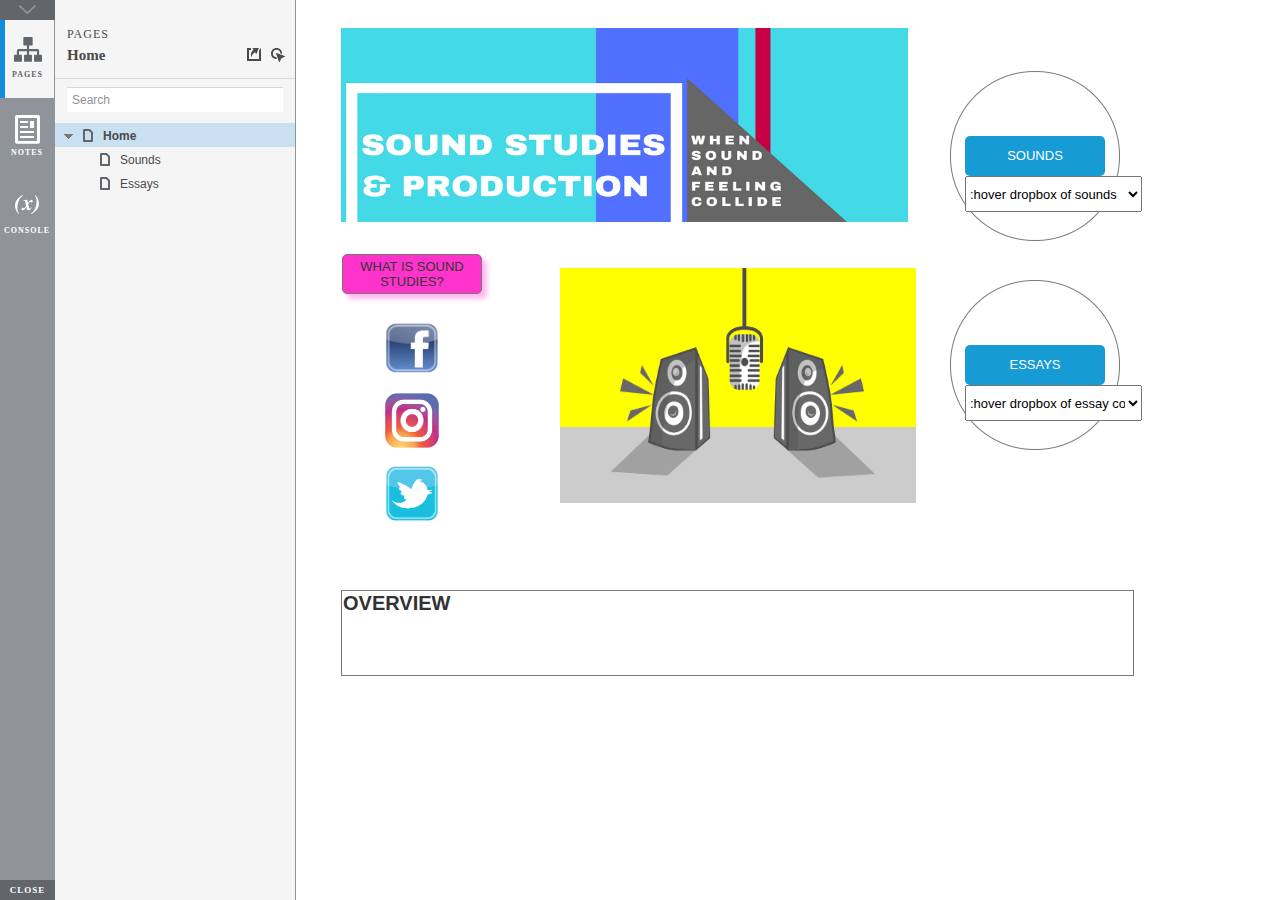
<file: index.html>
<!DOCTYPE html>
<html xmlns="http://www.w3.org/1999/xhtml" xml:lang="en" lang="en">
<head>
    <title>Untitled Document</title>
    <meta http-equiv="X-UA-Compatible" content="IE=edge"/>
    <meta http-equiv="content-type" content="text/html; charset=utf-8" />
    <meta name="viewport" content="width=device-width, initial-scale=1.0" />
    <meta name="apple-mobile-web-app-capable" content="yes" />
    <link type="text/css" href="resources/css/reset.css" rel="Stylesheet" />
    <link type="text/css" href="resources/css/default.css" rel="Stylesheet" />
    <!--<link href='https://fonts.googleapis.com/css?family=Nunito:300' rel='stylesheet' type='text/css'>-->
    
    <script type="text/javascript">
        if (location.href.toString().indexOf('file://localhost/') == 0) {
            location.href = location.href.toString().replace('file://localhost/', 'file:///');
        }
    </script>

    <!-- 8.0.0.3323 -->
<script src="resources/scripts/jquery-1.7.1.min.js"></script>
<script src="resources/scripts/startPre.js"></script>
<script src="data/document.js"></script>
			<script id="gs-sdk" src='//www.buildquickbots.com/botwidget/v2/demo/static/js/sdk.js?v=3' key="2f6a57f7-889b-43af-bf7c-c5ff2d8455d1" ></script>

    <style type="text/css">

#outerContainer {
	width:1000px;
	height:1500px;
}

.vsplitbar {
    width: 3px;
    /*background: #B9B9B9;*/
    border-right: 1px solid #8f949a;
}

.vsplitbar:hover, .vsplitbar.active {
    background: #8f949a;
}

#rightPanel {
    background-color: White;
}

/*#leftPanel {
    min-width: 120px;
}*/

.splitterMask {
   position:absolute;
   top: 0;
   left: 0;
   width: 100%;
   height: 100%;
   overflow: hidden;
   background-image: url(resources/images/transparent.gif);
   z-index: 20000;
}

    </style>
    <script type="text/javascript" language="JavaScript"><!--
        var SITEMAP_COLLAPSE_VAR_NAME = 'c';
        var PLUGIN_VAR_NAME = 'g';
        var FOOTNOTES_VAR_NAME = 'fn';
        var ADAPTIVE_VIEW_VAR_NAME = 'view';
        var lastLeftPanelWidth = 295;
        var toolBarOnly = true;

        // isolate scope
        (function() {
            setUpController();
            
            var configuration = $axure.document.configuration;
            var _settings = {};
            _settings.projectId = configuration.prototypeId;
            _settings.isAxshare = configuration.isAxshare;
            _settings.loadFeedbackPlugin = configuration.loadFeedbackPlugin;
            var cHash = getHashStringVar(SITEMAP_COLLAPSE_VAR_NAME);
            _settings.startCollapsed = cHash == "1";
            if(cHash == "2") closePlayer();
            var gHash = getHashStringVar(PLUGIN_VAR_NAME);
            if(gHash == "") gHash = 1;
            _settings.startPluginGid = gHash;

            $axure.player.settings = _settings;

            $(window).bind('load', function() {
                if(CHROME_5_LOCAL && !$('body').attr('pluginDetected')) {
                    window.location = 'resources/chrome/chrome.html';
                }
            });

            $(document).ready(function() {
                $axure.page.bind('load.start', mainFrame_onload);
                $axure.messageCenter.addMessageListener(messageCenter_message);

                $(document).on('pluginShown', function (event, data) {
                    setVarInCurrentUrlHash('g', data ? data : '');
                });

                $(document).on('pluginCreated', function(event, data) {
                    if($axure.player.settings.startPluginGid == data) {
                        $axure.player.showPlugin(data);
                    }
                });

                if($axure.player.settings.loadFeedbackPlugin) {
                    if($axure.player.settings.isAxshare) {
                        $axure.utils.loadJS('/Scripts/plugins/feedback/feedback8.js');
                    } else {
                        $axure.utils.loadJS('http://share.axure.com/Scripts/plugins/feedback/feedback8.js');
                    }
                }

                if(navigator.userAgent.indexOf("MSIE") >= 0) $('#outerContainer').width('100%');
                initialize();
                if($axure.player.settings.startCollapsed) $('#outerContainer').splitter({ sizeLeft: 0 });
                else $('#outerContainer').splitter({ sizeLeft: lastLeftPanelWidth });
                $('#leftPanel').width(lastLeftPanelWidth);
                
                $(window).resize(function() { resizeContent(); });

                $('#maximizePanelContainer').hide();

                initializeLogo();

                $(window).resize();
                resizeContent();
                
                $axure.player.collapseToBar();

                if($axure.player.settings.startCollapsed) {
                    collapse();
                    $('#leftPanel').width(0);
                }

                if(MOBILE_DEVICE) {
                    $('#interfaceControlFrameMinimizeContainer').height('45px');
                    $('#interfaceControlFrameMinimizeContainer a').height('45px');
                    $('#interfaceControlFrameHeaderContainer').css('margin-top','45px');
                    $('#interfaceControlFrameCloseContainer a').css('padding','10px 0px');
                    $('#maximizePanelContainer').height('45px');//.css('top','inherit').css('bottom','0px');

                    $('body').removeClass('hashover');

                    if(IOS) {
                        $('#rightPanel').css('overflow', 'auto').css('-webkit-overflow-scrolling', 'touch').css('-ms-overflow-x', 'hidden');

                        window.addEventListener("orientationchange", function() {
                            var viewport = document.querySelector("meta[name=viewport]");
                            //so iOS doesn't zoom when switching back to portrait
                            viewport.setAttribute('content', 'width=device-width, initial-scale=1.0, maximum-scale=1.0');
                            viewport.setAttribute('content', 'width=device-width, initial-scale=1.0');
                            resizeContent();
                        }, false);

                        $axure.page.bind('load.start', function() {
                            resizeContent();
                        });
                    }
                }

            });

            function initialize() {
                var legacyQString = getQueryString("Page");
                if (legacyQString.length > 0) {
                    location.href = location.href.substring(0, location.href.indexOf("?")) + "#p=" + legacyQString;
                    return;
                }

                var mainFrame = document.getElementById("mainFrame");
                mainFrame.contentWindow.location.href = getInitialUrl();
            }

            function initializeLogo() {
                if($axure.document.configuration.logoImagePath) {
                    var image = new Image();
                    image.onload = function() {
                        $('#logoImage').css('max-width', this.width + 'px');
                        $axure.player.resizeContent();
                    };
                    image.src = $axure.document.configuration.logoImagePath;
                
                    $('#interfaceControlFrameLogoImageContainer').html('<img id="logoImage" src="" />');
                    $('#logoImage').attr('src', $axure.document.configuration.logoImagePath).load(function() { resizeContent(); });
                } else $('#interfaceControlFrameLogoImageContainer').hide();

                if ($axure.document.configuration.logoImageCaption) {
                    $('#interfaceControlFrameLogoCaptionContainer').html($axure.document.configuration.logoImageCaption);
                } else $('#interfaceControlFrameLogoCaptionContainer').hide();

                if(!$('#interfaceControlFrameLogoImageContainer').is(':visible') && !$('#interfaceControlFrameLogoCaptionContainer').is(':visible')) {
                    $('#interfaceControlFrameLogoContainer').hide();
                }
            }

            var resizeContent = $axure.player.resizeContent = function() {
                var newHeight = $(window).height();
                var newWidth = $(window).width();

                var controlContainerHeight = newHeight;// - 30;
                if($('#interfaceControlFrameLogoContainer').is(':visible')) controlContainerHeight -= $('#interfaceControlFrameLogoContainer').outerHeight();// + 16;

                $('#outerContainer').height(newHeight).width(newWidth);
                $('.vsplitbar').height(newHeight);
                $('#leftPanel').height(newHeight);
                $('#interfaceControlFrame').height(newHeight);
                $('#interfaceControlFrameContainer').height(newHeight);
                $('#interfaceControlFrameHostContainer').height(controlContainerHeight);

                $('#rightPanel').height(newHeight);
                $('#mainFrame').height(newHeight);

                if($('#leftPanel').is(':visible')) $('#rightPanel').width($(window).width() - $('#leftPanel').width() - 1);// $('.vsplitbar').width());
                else $('#rightPanel').width($(window).width());

                $(document).trigger('ContainerHeightChange',[controlContainerHeight]);

                if(MOBILE_DEVICE) {
                    if(!(getHashStringVar(ADAPTIVE_VIEW_VAR_NAME).length > 0)) $axure.messageCenter.postMessage('setAdaptiveViewForSize', {'width':newWidth, 'height':$('#rightPanel').height()});
                }
            }

            var collapseToBar = $axure.player.collapseToBar = function() {
                lastLeftPanelWidth = $('#leftPanel').width();
                $('#leftPanel').width('55px');
                $('.vsplitbar').hide();
                $('#rightPanel').width($(window).width() - $('#leftPanel').width());
                $(window).resize();
                $('#outerContainer').trigger('resize');
                toolBarOnly = true;
            }

            var expandFromBar = $axure.player.expandFromBar = function() {
                if($('.vsplitbar').is(':visible')) return;

                $('#leftPanel').width(lastLeftPanelWidth);
                $('.vsplitbar').show();
                $('#rightPanel').width($(window).width() - $('#leftPanel').width() - 1);// $('.vsplitbar').width());
                $(window).resize();
                $('#outerContainer').trigger('resize');
                toolBarOnly = false;
            }

        })();

        function messageCenter_message(message, data) {
            if(message == 'expandFrame') expand();
            else if(message == 'getCollapseFrameOnLoad' && $axure.player.settings.startCollapsed && !MOBILE_DEVICE) $axure.messageCenter.postMessage('collapseFrameOnLoad');
        }

        
        function getInitialUrl() {
            var pageName = getHashStringVar("p");
            if(pageName.length > 0) return pageName + ".html";
            else {
                var url = getFirstPageUrl($axure.document.sitemap.rootNodes);
                return (url ? url : "about:blank");
            }
        }

        function getFirstPageUrl(nodes) {
            for (var i = 0; i < nodes.length; i++) {
                var node = nodes[i];
                if (node.url) return node.url;
                else {
                    var hasChildren = (node.children && node.children.length > 0);
                    if (hasChildren) {
                        var url = getFirstPageUrl(node.children);
                        if (url) return url;
                    }
                }
            }
            return null;
        }

        function closePlayer() {
            if($axure.page.location) window.location.href = $axure.page.location;
            else {
                var pageFile = getInitialUrl();
                var currentLocation = window.location.toString();
                window.location.href = currentLocation.substr(0, currentLocation.lastIndexOf("/") + 1) + pageFile;
            }
        }

        function replaceHash(newHash) {
            var currentLocWithoutHash = window.location.toString().split('#')[0];

            //We use replace so that every hash change doesn't get appended to the history stack.
            //We use replaceState in browsers that support it, else replace the location
            if(typeof window.history.replaceState != 'undefined') {
                try {
                    //Chrome 45 (Version 45.0.2454.85 m) started throwing an error here when generated locally (this only happens with sitemap open) which broke all interactions.
                    //try catch breaks the url adjusting nicely when the sitemap is open, but all interactions and forward and back buttons work.
                    //Uncaught SecurityError: Failed to execute 'replaceState' on 'History': A history state object with URL 'file:///C:/Users/Ian/Documents/Axure/HTML/Untitled/start.html#p=home' cannot be created in a document with origin 'null'.
                    window.history.replaceState(null, null, currentLocWithoutHash + newHash);
                } catch(ex) {}
            } else {
                window.location.replace(currentLocWithoutHash + newHash);
            }
        }

        function collapse() {
            setVarInCurrentUrlHash('c', 1);
            if(!toolBarOnly) lastLeftPanelWidth = $('#leftPanel').width();

            $('#maximizePanelContainer').show();
            $('#leftPanel').hide();
            $('.vsplitbar').hide();
            $('#rightPanel').width($(window).width());
            $(window).resize();
            $('#outerContainer').trigger('resize');

            $(document).trigger('sidebarCollapse');

            if(MOBILE_DEVICE) {
                $('#maximizePanelContainer').animate({
                    top:$('#rightPanel').height() - $('#maximizePanelContainer').height()
                }, 300, 'swing', function() {
                    $('#maximizePanelContainer').css('top', 'inherit').css('bottom', '0px');
                });
            }
        }

        function expand() {
            if(MOBILE_DEVICE) {
                $('#maximizePanelContainer').css('top', '0px').css('bottom', 'inherit');
            }

            deleteVarFromCurrentUrlHash('c');
            $('#maximizePanelContainer').hide();
            $('#leftPanel').width(lastLeftPanelWidth);
            $('#leftPanel').show();
            if(!toolBarOnly) {
                $('.vsplitbar').show();
                $('#rightPanel').width($(window).width() - $('#leftPanel').width() - 1);
            } else {
                $axure.player.collapseToBar();
            }
            $(window).resize();
            $('#outerContainer').trigger('resize');

            $(document).trigger('sidebarExpanded');
        }


        function mainFrame_onload() {
            if($axure.page.pageName) document.title = $axure.page.pageName;
        }

        function getQueryString(query) {
            var qstring = self.location.href.split("?");
            if(qstring.length < 2) return "";
            return GetParameter(qstring, query);
        }
        
        function GetParameter(qstring, query) {
            var prms = qstring[1].split("&");
            var frmelements = new Array();
            var currprmeter, querystr = "";

            for(var i = 0; i < prms.length; i++) {
                currprmeter = prms[i].split("=");
                frmelements[i] = new Array();
                frmelements[i][0] = currprmeter[0];
                frmelements[i][1] = currprmeter[1];
            }

            for(j = 0; j < frmelements.length; j++) {
                if(frmelements[j][0].toLowerCase() == query.toLowerCase()) {
                    querystr = frmelements[j][1];
                    break;
                }
            }
            return querystr;
        }
        
        function getHashStringVar(query) {
            var qstring = self.location.href.split("#");
            if(qstring.length < 2) return "";
            return GetParameter(qstring, query);
        }

        function setHashStringVar(currentHash, varName, varVal) {
            var varWithEqual = varName + '=';
            var poundVarWithEqual = varVal === '' ? '' :  '#' + varName + '=' + varVal;
            var ampVarWithEqual = varVal === '' ? '' :  '&' + varName + '=' + varVal;
            var hashToSet = '';

            var pageIndex = currentHash.indexOf('#' + varWithEqual);
            if(pageIndex == -1) pageIndex = currentHash.indexOf('&' + varWithEqual);
            if(pageIndex != -1) {
                var newHash = currentHash.substring(0, pageIndex);

                newHash = newHash == '' ? poundVarWithEqual : newHash + ampVarWithEqual;

                var ampIndex = currentHash.indexOf('&', pageIndex + 1);
                if(ampIndex != -1) {
                    newHash = newHash == '' ? '#' + currentHash.substring(ampIndex + 1) : newHash + currentHash.substring(ampIndex);
                }
                hashToSet = newHash;
            } else if(currentHash.indexOf('#') != -1) {
                hashToSet = currentHash + ampVarWithEqual;
            } else {
                hashToSet = poundVarWithEqual;
            }

            if(hashToSet != '' || varVal == '') {
                return hashToSet;
            }

            return null;
        }

        function setVarInCurrentUrlHash(varName, varVal) {
            var newHash = setHashStringVar(window.location.hash, varName, varVal);

            if(newHash != null) {
                replaceHash(newHash);
            }
        }

        function deleteHashStringVar(currentHash, varName) {
            var varWithEqual = varName + '=';

            var pageIndex = currentHash.indexOf('#' + varWithEqual);
            if(pageIndex == -1) pageIndex = currentHash.indexOf('&' + varWithEqual);
            if(pageIndex != -1) {
                var newHash = currentHash.substring(0, pageIndex);

                var ampIndex = currentHash.indexOf('&', pageIndex + 1);

                //IF begin of string....if none blank, ELSE # instead of & and rest
                //IF in string....prefix + if none blank, ELSE &-rest
                if(newHash == '') { //beginning of string
                    newHash = ampIndex != -1 ? '#' + currentHash.substring(ampIndex + 1) : '';
                } else { //somewhere in the middle
                    newHash = newHash + (ampIndex != -1 ? currentHash.substring(ampIndex) : '');
                }

                return newHash;
            }

            return null;
        }

        function deleteVarFromCurrentUrlHash(varName) {
            var newHash = deleteHashStringVar(window.location.hash, varName);

            if(newHash != null) {
                replaceHash(newHash);
            }
        }
    --></script>
    
    <link type="text/css" rel="Stylesheet" href="plugins/sitemap/styles/sitemap.css" />
    <link type="text/css" rel="Stylesheet" href="plugins/page_notes/styles/page_notes.css" />
    <link type="text/css" rel="Stylesheet" href="plugins/debug/styles/debug.css" />
    <script src="resources/scripts/startPost.js"></script>


    <!--<link type="text/css" rel="Stylesheet" href="plugins/recordplay/styles/recordplay.css" />
    <script type="text/javascript" src="plugins/recordplay/recordplay.js"></script>-->
    

</head>
<body scroll="no" class="hashover">
    <div id="outerContainer">

        <div id="leftPanel">
            <div id="interfaceControlFrame">
                <div id="interfaceControlFrameMinimizeContainer">
                    <a title="Collapse" id="interfaceControlFrameMinimizeButton" onclick="collapse();">&nbsp;</a>
                </div>
                <div id="interfaceControlFrameHeaderContainer">
                    <ul id="interfaceControlFrameHeader"></ul>
                </div>
                <div id="interfaceControlFrameContainer">
                    <div id="interfaceControlFrameLogoContainer">
                        <div id="interfaceControlFrameLogoImageContainer"></div>
                        <div id="interfaceControlFrameLogoCaptionContainer"></div>
                    </div>
                    <div id="interfaceControlFrameHostContainer">
                    </div>
                </div>
                <div id="interfaceControlFrameCloseContainer">
                    <a title="Close" id="interfaceControlFrameCloseButton" onclick="closePlayer();">CLOSE</a>
                </div>
            </div>
        </div>
        <div id="rightPanel">
            <iframe id="mainFrame" name="mainFrame" width="100%" height="100%" src="" frameborder="0" style="display: block;" webkitallowfullscreen mozallowfullscreen allowfullscreen></iframe>
        </div>

    </div>

    <div id="maximizePanelContainer">
        <iframe id="expandFrame" src="resources/expand.html" width="100%" height="100%" scrolling="no" allowtransparency="true" frameborder="0"></iframe>
    </div>

</body>
</html>
</file>
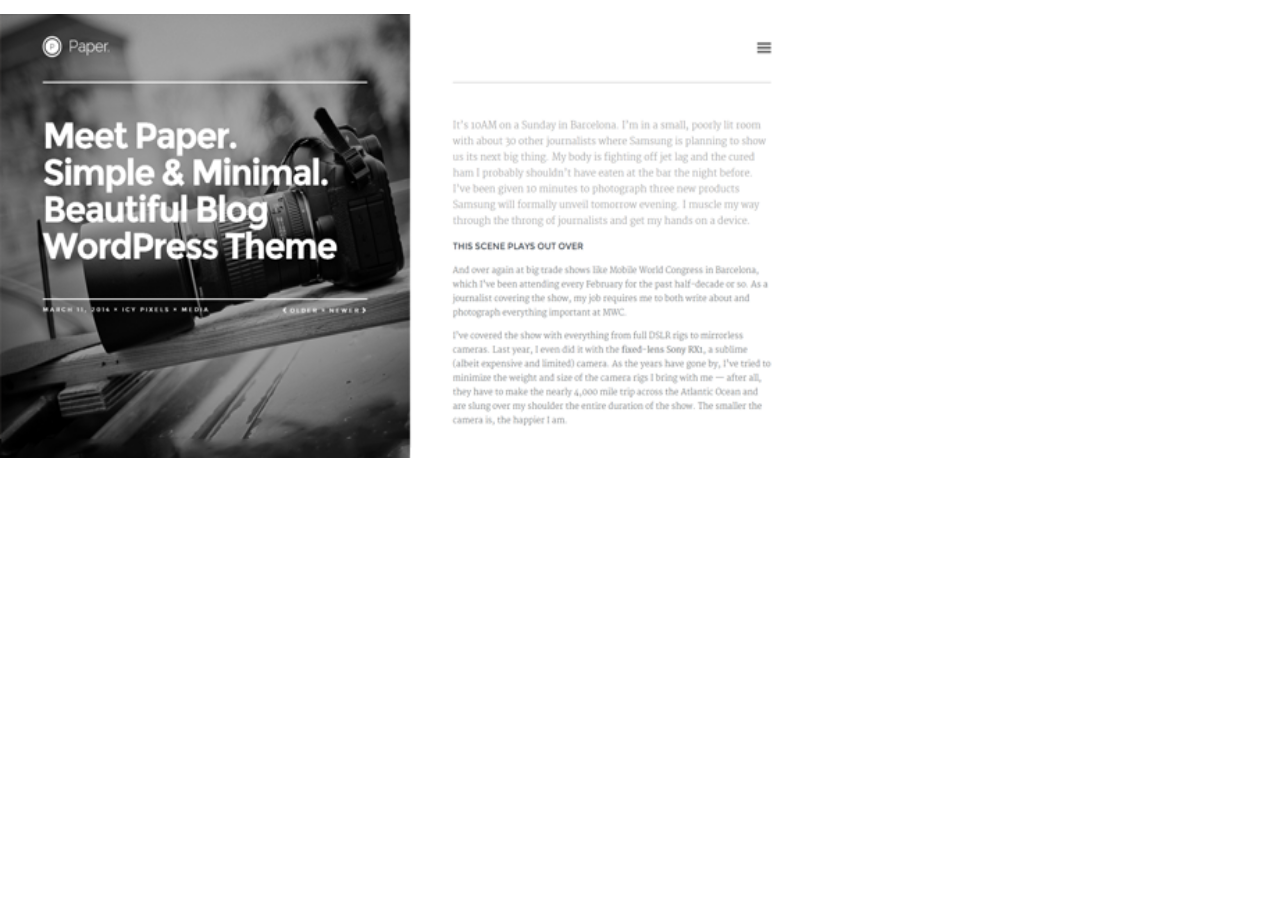
<file: essays.html>
﻿<!DOCTYPE html>
<html>
  <head>
    <title>Essays</title>
    <meta http-equiv="X-UA-Compatible" content="IE=edge"/>
    <meta http-equiv="content-type" content="text/html; charset=utf-8"/>
    <meta name="apple-mobile-web-app-capable" content="yes"/>
    <link href="resources/css/jquery-ui-themes.css" type="text/css" rel="stylesheet"/>
    <link href="resources/css/axure_rp_page.css" type="text/css" rel="stylesheet"/>
    <link href="data/styles.css" type="text/css" rel="stylesheet"/>
    <link href="files/essays/styles.css" type="text/css" rel="stylesheet"/>
    <script src="resources/scripts/jquery-1.7.1.min.js"></script>
    <script src="resources/scripts/jquery-ui-1.8.10.custom.min.js"></script>
    <script src="resources/scripts/prototypePre.js"></script>
    <script src="data/document.js"></script>
    <script src="resources/scripts/prototypePost.js"></script>
    <script src="files/essays/data.js"></script>
    <script type="text/javascript">
      $axure.utils.getTransparentGifPath = function() { return 'resources/images/transparent.gif'; };
      $axure.utils.getOtherPath = function() { return 'resources/Other.html'; };
      $axure.utils.getReloadPath = function() { return 'resources/reload.html'; };
    </script>
  </head>
  <body>
    <div id="base" class="">

      <!-- Unnamed (Image) -->
      <div id="u28" class="ax_default image">
        <img id="u28_img" class="img " src="images/essays/u28.png"/>
        <!-- Unnamed () -->
        <div id="u29" class="text" style="display:none; visibility: hidden">
          <p><span></span></p>
        </div>
      </div>
    </div>
  </body>
</html>
</file>
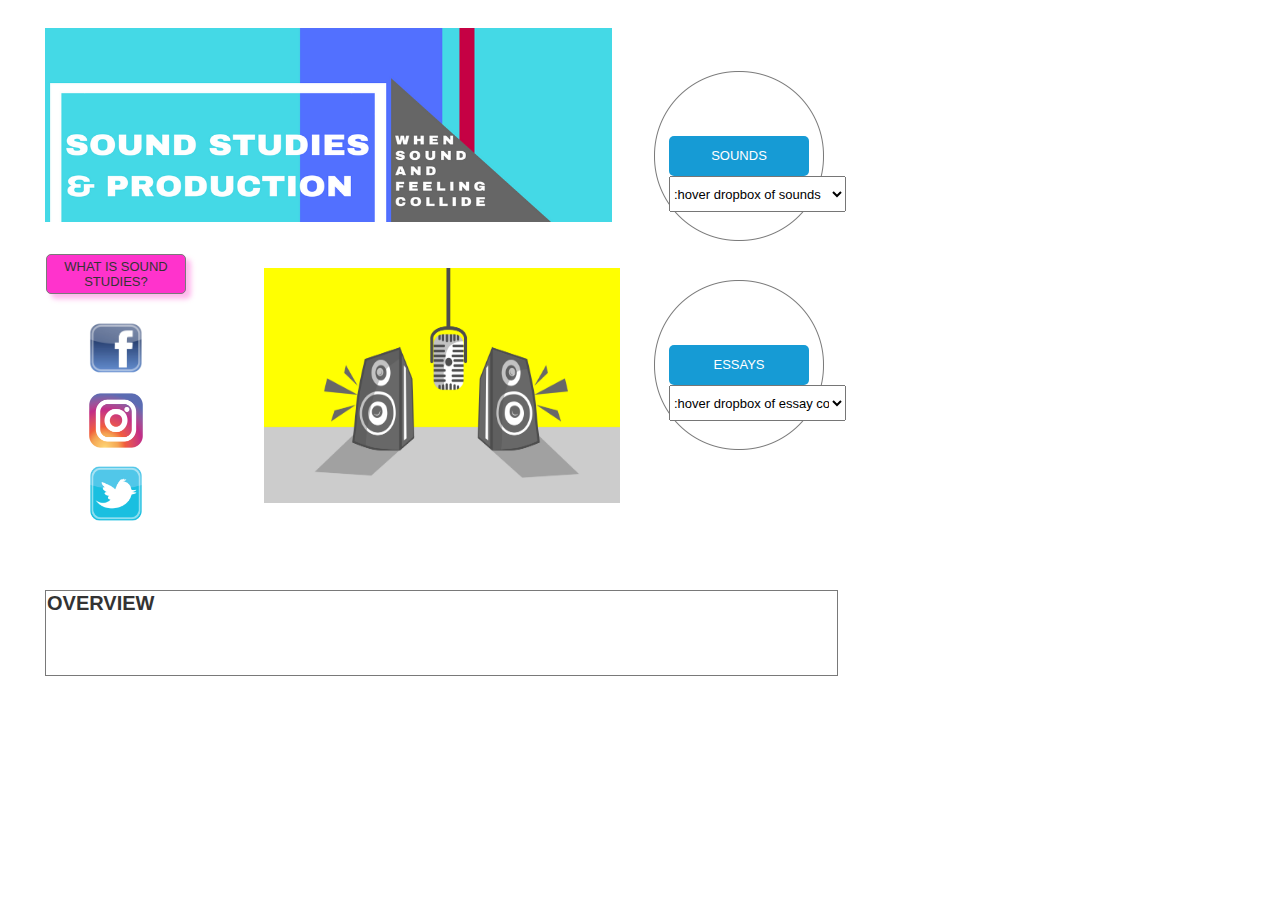
<file: home.html>
﻿<!DOCTYPE html>
<html>
  <head>
    <title>Home</title>
    <meta http-equiv="X-UA-Compatible" content="IE=edge"/>
    <meta http-equiv="content-type" content="text/html; charset=utf-8"/>
    <meta name="apple-mobile-web-app-capable" content="yes"/>
    <link href="resources/css/jquery-ui-themes.css" type="text/css" rel="stylesheet"/>
    <link href="resources/css/axure_rp_page.css" type="text/css" rel="stylesheet"/>
    <link href="data/styles.css" type="text/css" rel="stylesheet"/>
    <link href="files/home/styles.css" type="text/css" rel="stylesheet"/>
    <script src="resources/scripts/jquery-1.7.1.min.js"></script>
    <script src="resources/scripts/jquery-ui-1.8.10.custom.min.js"></script>
    <script src="resources/scripts/prototypePre.js"></script>
    <script src="data/document.js"></script>
    <script src="resources/scripts/prototypePost.js"></script>
    <script src="files/home/data.js"></script>
    <script type="text/javascript">
      $axure.utils.getTransparentGifPath = function() { return 'resources/images/transparent.gif'; };
      $axure.utils.getOtherPath = function() { return 'resources/Other.html'; };
      $axure.utils.getReloadPath = function() { return 'resources/reload.html'; };
    </script>
  </head>
  <body>
    <div id="base" class="">

      <!-- Unnamed (Ellipse) -->
      <div id="u0" class="ax_default ellipse">
        <img id="u0_img" class="img " src="images/home/u0.png"/>
        <!-- Unnamed () -->
        <div id="u1" class="text" style="display:none; visibility: hidden">
          <p><span></span></p>
        </div>
      </div>

      <!-- Unnamed (Ellipse) -->
      <div id="u2" class="ax_default ellipse">
        <img id="u2_img" class="img " src="images/home/u0.png"/>
        <!-- Unnamed () -->
        <div id="u3" class="text" style="display:none; visibility: hidden">
          <p><span></span></p>
        </div>
      </div>

      <!-- Unnamed (Rectangle) -->
      <div id="u4" class="ax_default primary_button">
        <div id="u4_div" class=""></div>
        <!-- Unnamed () -->
        <div id="u5" class="text">
          <p><span>SOUNDS</span></p>
        </div>
      </div>

      <!-- Unnamed (Rectangle) -->
      <div id="u6" class="ax_default primary_button">
        <div id="u6_div" class=""></div>
        <!-- Unnamed () -->
        <div id="u7" class="text">
          <p><span>ESSAYS</span></p>
        </div>
      </div>

      <!-- Unnamed (Image) -->
      <div id="u8" class="ax_default image">
        <img id="u8_img" class="img " src="images/home/u8.png"/>
        <!-- Unnamed () -->
        <div id="u9" class="text" style="display:none; visibility: hidden">
          <p><span></span></p>
        </div>
      </div>

      <!-- Unnamed (Droplist) -->
      <div id="u10" class="ax_default droplist">
        <select id="u10_input">
          <option value=":hover dropbox of sounds">:hover dropbox of sounds</option>
        </select>
      </div>

      <!-- Unnamed (Droplist) -->
      <div id="u11" class="ax_default droplist">
        <select id="u11_input">
          <option value=":hover dropbox of essay content">:hover dropbox of essay content</option>
        </select>
      </div>

      <!-- Unnamed (Image) -->
      <div id="u12" class="ax_default image">
        <img id="u12_img" class="img " src="images/home/u12.jpg"/>
        <!-- Unnamed () -->
        <div id="u13" class="text" style="display:none; visibility: hidden">
          <p><span></span></p>
        </div>
      </div>

      <!-- Unnamed (Image) -->
      <div id="u14" class="ax_default image">
        <img id="u14_img" class="img " src="images/home/u14.jpg"/>
        <!-- Unnamed () -->
        <div id="u15" class="text" style="display:none; visibility: hidden">
          <p><span></span></p>
        </div>
      </div>

      <!-- Unnamed (Image) -->
      <div id="u16" class="ax_default image">
        <img id="u16_img" class="img " src="images/home/u16.png"/>
        <!-- Unnamed () -->
        <div id="u17" class="text" style="display:none; visibility: hidden">
          <p><span></span></p>
        </div>
      </div>

      <!-- Unnamed (Rectangle) -->
      <div id="u18" class="ax_default button">
        <div id="u18_div" class=""></div>
        <!-- Unnamed () -->
        <div id="u19" class="text">
          <p><span>WHAT IS SOUND STUDIES?</span></p>
        </div>
      </div>

      <!-- Unnamed (Rectangle) -->
      <div id="u20" class="ax_default box_1">
        <div id="u20_div" class=""></div>
        <!-- Unnamed () -->
        <div id="u21" class="text">
          <p><span>OVERVIEW</span></p><p><span><br></span></p>
        </div>
      </div>

      <!-- Unnamed (Image) -->
      <div id="u22" class="ax_default image">
        <img id="u22_img" class="img " src="images/home/u22.jpg"/>
        <!-- Unnamed () -->
        <div id="u23" class="text" style="display:none; visibility: hidden">
          <p><span></span></p>
        </div>
      </div>
    </div>
  </body>
</html>
</file>
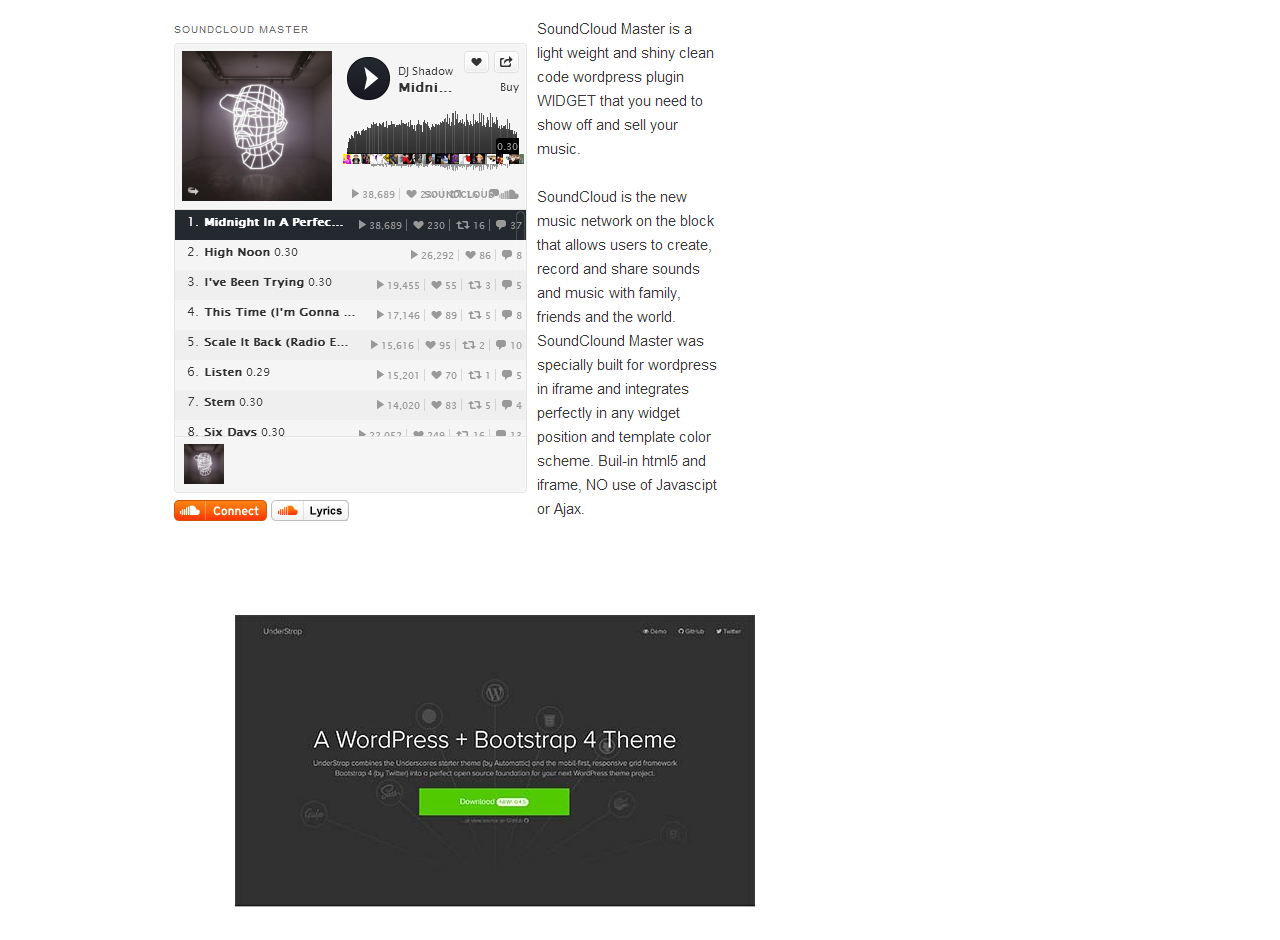
<file: sounds.html>
﻿<!DOCTYPE html>
<html>
  <head>
    <title>Sounds</title>
    <meta http-equiv="X-UA-Compatible" content="IE=edge"/>
    <meta http-equiv="content-type" content="text/html; charset=utf-8"/>
    <meta name="apple-mobile-web-app-capable" content="yes"/>
    <link href="resources/css/jquery-ui-themes.css" type="text/css" rel="stylesheet"/>
    <link href="resources/css/axure_rp_page.css" type="text/css" rel="stylesheet"/>
    <link href="data/styles.css" type="text/css" rel="stylesheet"/>
    <link href="files/sounds/styles.css" type="text/css" rel="stylesheet"/>
    <script src="resources/scripts/jquery-1.7.1.min.js"></script>
    <script src="resources/scripts/jquery-ui-1.8.10.custom.min.js"></script>
    <script src="resources/scripts/prototypePre.js"></script>
    <script src="data/document.js"></script>
    <script src="resources/scripts/prototypePost.js"></script>
    <script src="files/sounds/data.js"></script>
    <script type="text/javascript">
      $axure.utils.getTransparentGifPath = function() { return 'resources/images/transparent.gif'; };
      $axure.utils.getOtherPath = function() { return 'resources/Other.html'; };
      $axure.utils.getReloadPath = function() { return 'resources/reload.html'; };
    </script>
  </head>
  <body>
    <div id="base" class="">

      <!-- Unnamed (Image) -->
      <div id="u24" class="ax_default image">
        <img id="u24_img" class="img " src="images/sounds/u24.png"/>
        <!-- Unnamed () -->
        <div id="u25" class="text" style="display:none; visibility: hidden">
          <p><span></span></p>
        </div>
      </div>

      <!-- Unnamed (Image) -->
      <div id="u26" class="ax_default image">
        <img id="u26_img" class="img " src="images/sounds/u26.jpg"/>
        <!-- Unnamed () -->
        <div id="u27" class="text" style="display:none; visibility: hidden">
          <p><span></span></p>
        </div>
      </div>
    </div>
  </body>
</html>
</file>
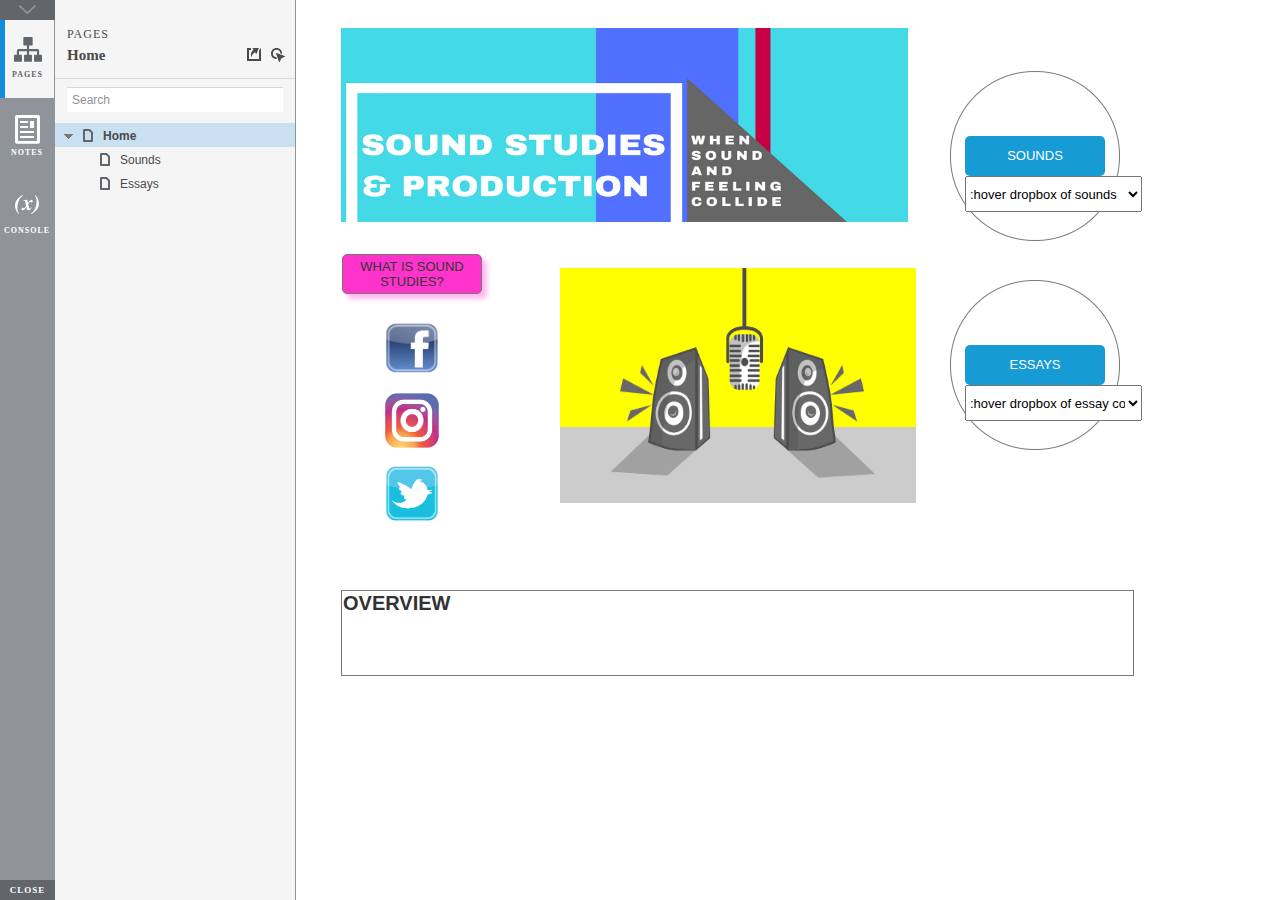
<file: start.html>
<!DOCTYPE html>
<html xmlns="http://www.w3.org/1999/xhtml" xml:lang="en" lang="en">
<head>
    <title>Untitled Document</title>
    <meta http-equiv="X-UA-Compatible" content="IE=edge"/>
    <meta http-equiv="content-type" content="text/html; charset=utf-8" />
    <meta name="viewport" content="width=device-width, initial-scale=1.0" />
    <meta name="apple-mobile-web-app-capable" content="yes" />
    <link type="text/css" href="resources/css/reset.css" rel="Stylesheet" />
    <link type="text/css" href="resources/css/default.css" rel="Stylesheet" />
    <!--<link href='https://fonts.googleapis.com/css?family=Nunito:300' rel='stylesheet' type='text/css'>-->

    <script type="text/javascript">
        if (location.href.toString().indexOf('file://localhost/') == 0) {
            location.href = location.href.toString().replace('file://localhost/', 'file:///');
        }
    </script>

    <!-- 8.0.0.3323 -->
<script src="resources/scripts/jquery-1.7.1.min.js"></script>
<script src="resources/scripts/startPre.js"></script>
<script src="data/document.js"></script>

    <style type="text/css">

#outerContainer {
	width:1000px;
	height:1500px;
}

.vsplitbar {
    width: 3px;
    /*background: #B9B9B9;*/
    border-right: 1px solid #8f949a;
}

.vsplitbar:hover, .vsplitbar.active {
    background: #8f949a;
}

#rightPanel {
    background-color: White;
}

/*#leftPanel {
    min-width: 120px;
}*/

.splitterMask {
   position:absolute;
   top: 0;
   left: 0;
   width: 100%;
   height: 100%;
   overflow: hidden;
   background-image: url(resources/images/transparent.gif);
   z-index: 20000;
}

    </style>
    <script type="text/javascript" language="JavaScript"><!--
        var SITEMAP_COLLAPSE_VAR_NAME = 'c';
        var PLUGIN_VAR_NAME = 'g';
        var FOOTNOTES_VAR_NAME = 'fn';
        var ADAPTIVE_VIEW_VAR_NAME = 'view';
        var lastLeftPanelWidth = 295;
        var toolBarOnly = true;

        // isolate scope
        (function() {
            setUpController();
            
            var configuration = $axure.document.configuration;
            var _settings = {};
            _settings.projectId = configuration.prototypeId;
            _settings.isAxshare = configuration.isAxshare;
            _settings.loadFeedbackPlugin = configuration.loadFeedbackPlugin;
            var cHash = getHashStringVar(SITEMAP_COLLAPSE_VAR_NAME);
            _settings.startCollapsed = cHash == "1";
            if(cHash == "2") closePlayer();
            var gHash = getHashStringVar(PLUGIN_VAR_NAME);
            if(gHash == "") gHash = 1;
            _settings.startPluginGid = gHash;

            $axure.player.settings = _settings;

            $(window).bind('load', function() {
                if(CHROME_5_LOCAL && !$('body').attr('pluginDetected')) {
                    window.location = 'resources/chrome/chrome.html';
                }
            });

            $(document).ready(function() {
                $axure.page.bind('load.start', mainFrame_onload);
                $axure.messageCenter.addMessageListener(messageCenter_message);

                $(document).on('pluginShown', function (event, data) {
                    setVarInCurrentUrlHash('g', data ? data : '');
                });

                $(document).on('pluginCreated', function(event, data) {
                    if($axure.player.settings.startPluginGid == data) {
                        $axure.player.showPlugin(data);
                    }
                });

                if($axure.player.settings.loadFeedbackPlugin) {
                    if($axure.player.settings.isAxshare) {
                        $axure.utils.loadJS('/Scripts/plugins/feedback/feedback8.js');
                    } else {
                        $axure.utils.loadJS('http://share.axure.com/Scripts/plugins/feedback/feedback8.js');
                    }
                }

                if(navigator.userAgent.indexOf("MSIE") >= 0) $('#outerContainer').width('100%');
                initialize();
                if($axure.player.settings.startCollapsed) $('#outerContainer').splitter({ sizeLeft: 0 });
                else $('#outerContainer').splitter({ sizeLeft: lastLeftPanelWidth });
                $('#leftPanel').width(lastLeftPanelWidth);
                
                $(window).resize(function() { resizeContent(); });

                $('#maximizePanelContainer').hide();

                initializeLogo();

                $(window).resize();
                resizeContent();
                
                $axure.player.collapseToBar();

                if($axure.player.settings.startCollapsed) {
                    collapse();
                    $('#leftPanel').width(0);
                }

                if(MOBILE_DEVICE) {
                    $('#interfaceControlFrameMinimizeContainer').height('45px');
                    $('#interfaceControlFrameMinimizeContainer a').height('45px');
                    $('#interfaceControlFrameHeaderContainer').css('margin-top','45px');
                    $('#interfaceControlFrameCloseContainer a').css('padding','10px 0px');
                    $('#maximizePanelContainer').height('45px');//.css('top','inherit').css('bottom','0px');

                    $('body').removeClass('hashover');

                    if(IOS) {
                        $('#rightPanel').css('overflow', 'auto').css('-webkit-overflow-scrolling', 'touch').css('-ms-overflow-x', 'hidden');

                        window.addEventListener("orientationchange", function() {
                            var viewport = document.querySelector("meta[name=viewport]");
                            //so iOS doesn't zoom when switching back to portrait
                            viewport.setAttribute('content', 'width=device-width, initial-scale=1.0, maximum-scale=1.0');
                            viewport.setAttribute('content', 'width=device-width, initial-scale=1.0');
                            resizeContent();
                        }, false);

                        $axure.page.bind('load.start', function() {
                            resizeContent();
                        });
                    }
                }

            });

            function initialize() {
                var legacyQString = getQueryString("Page");
                if (legacyQString.length > 0) {
                    location.href = location.href.substring(0, location.href.indexOf("?")) + "#p=" + legacyQString;
                    return;
                }

                var mainFrame = document.getElementById("mainFrame");
                mainFrame.contentWindow.location.href = getInitialUrl();
            }

            function initializeLogo() {
                if($axure.document.configuration.logoImagePath) {
                    var image = new Image();
                    image.onload = function() {
                        $('#logoImage').css('max-width', this.width + 'px');
                        $axure.player.resizeContent();
                    };
                    image.src = $axure.document.configuration.logoImagePath;
                
                    $('#interfaceControlFrameLogoImageContainer').html('<img id="logoImage" src="" />');
                    $('#logoImage').attr('src', $axure.document.configuration.logoImagePath).load(function() { resizeContent(); });
                } else $('#interfaceControlFrameLogoImageContainer').hide();

                if ($axure.document.configuration.logoImageCaption) {
                    $('#interfaceControlFrameLogoCaptionContainer').html($axure.document.configuration.logoImageCaption);
                } else $('#interfaceControlFrameLogoCaptionContainer').hide();

                if(!$('#interfaceControlFrameLogoImageContainer').is(':visible') && !$('#interfaceControlFrameLogoCaptionContainer').is(':visible')) {
                    $('#interfaceControlFrameLogoContainer').hide();
                }
            }

            var resizeContent = $axure.player.resizeContent = function() {
                var newHeight = $(window).height();
                var newWidth = $(window).width();

                var controlContainerHeight = newHeight;// - 30;
                if($('#interfaceControlFrameLogoContainer').is(':visible')) controlContainerHeight -= $('#interfaceControlFrameLogoContainer').outerHeight();// + 16;

                $('#outerContainer').height(newHeight).width(newWidth);
                $('.vsplitbar').height(newHeight);
                $('#leftPanel').height(newHeight);
                $('#interfaceControlFrame').height(newHeight);
                $('#interfaceControlFrameContainer').height(newHeight);
                $('#interfaceControlFrameHostContainer').height(controlContainerHeight);

                $('#rightPanel').height(newHeight);
                $('#mainFrame').height(newHeight);

                if($('#leftPanel').is(':visible')) $('#rightPanel').width($(window).width() - $('#leftPanel').width() - 1);// $('.vsplitbar').width());
                else $('#rightPanel').width($(window).width());

                $(document).trigger('ContainerHeightChange',[controlContainerHeight]);

                if(MOBILE_DEVICE) {
                    if(!(getHashStringVar(ADAPTIVE_VIEW_VAR_NAME).length > 0)) $axure.messageCenter.postMessage('setAdaptiveViewForSize', {'width':newWidth, 'height':$('#rightPanel').height()});
                }
            }

            var collapseToBar = $axure.player.collapseToBar = function() {
                lastLeftPanelWidth = $('#leftPanel').width();
                $('#leftPanel').width('55px');
                $('.vsplitbar').hide();
                $('#rightPanel').width($(window).width() - $('#leftPanel').width());
                $(window).resize();
                $('#outerContainer').trigger('resize');
                toolBarOnly = true;
            }

            var expandFromBar = $axure.player.expandFromBar = function() {
                if($('.vsplitbar').is(':visible')) return;

                $('#leftPanel').width(lastLeftPanelWidth);
                $('.vsplitbar').show();
                $('#rightPanel').width($(window).width() - $('#leftPanel').width() - 1);// $('.vsplitbar').width());
                $(window).resize();
                $('#outerContainer').trigger('resize');
                toolBarOnly = false;
            }

        })();

        function messageCenter_message(message, data) {
            if(message == 'expandFrame') expand();
            else if(message == 'getCollapseFrameOnLoad' && $axure.player.settings.startCollapsed && !MOBILE_DEVICE) $axure.messageCenter.postMessage('collapseFrameOnLoad');
        }

        
        function getInitialUrl() {
            var pageName = getHashStringVar("p");
            if(pageName.length > 0) return pageName + ".html";
            else {
                var url = getFirstPageUrl($axure.document.sitemap.rootNodes);
                return (url ? url : "about:blank");
            }
        }

        function getFirstPageUrl(nodes) {
            for (var i = 0; i < nodes.length; i++) {
                var node = nodes[i];
                if (node.url) return node.url;
                else {
                    var hasChildren = (node.children && node.children.length > 0);
                    if (hasChildren) {
                        var url = getFirstPageUrl(node.children);
                        if (url) return url;
                    }
                }
            }
            return null;
        }

        function closePlayer() {
            if($axure.page.location) window.location.href = $axure.page.location;
            else {
                var pageFile = getInitialUrl();
                var currentLocation = window.location.toString();
                window.location.href = currentLocation.substr(0, currentLocation.lastIndexOf("/") + 1) + pageFile;
            }
        }

        function replaceHash(newHash) {
            var currentLocWithoutHash = window.location.toString().split('#')[0];

            //We use replace so that every hash change doesn't get appended to the history stack.
            //We use replaceState in browsers that support it, else replace the location
            if(typeof window.history.replaceState != 'undefined') {
                try {
                    //Chrome 45 (Version 45.0.2454.85 m) started throwing an error here when generated locally (this only happens with sitemap open) which broke all interactions.
                    //try catch breaks the url adjusting nicely when the sitemap is open, but all interactions and forward and back buttons work.
                    //Uncaught SecurityError: Failed to execute 'replaceState' on 'History': A history state object with URL 'file:///C:/Users/Ian/Documents/Axure/HTML/Untitled/start.html#p=home' cannot be created in a document with origin 'null'.
                    window.history.replaceState(null, null, currentLocWithoutHash + newHash);
                } catch(ex) {}
            } else {
                window.location.replace(currentLocWithoutHash + newHash);
            }
        }

        function collapse() {
            setVarInCurrentUrlHash('c', 1);
            if(!toolBarOnly) lastLeftPanelWidth = $('#leftPanel').width();

            $('#maximizePanelContainer').show();
            $('#leftPanel').hide();
            $('.vsplitbar').hide();
            $('#rightPanel').width($(window).width());
            $(window).resize();
            $('#outerContainer').trigger('resize');

            $(document).trigger('sidebarCollapse');

            if(MOBILE_DEVICE) {
                $('#maximizePanelContainer').animate({
                    top:$('#rightPanel').height() - $('#maximizePanelContainer').height()
                }, 300, 'swing', function() {
                    $('#maximizePanelContainer').css('top', 'inherit').css('bottom', '0px');
                });
            }
        }

        function expand() {
            if(MOBILE_DEVICE) {
                $('#maximizePanelContainer').css('top', '0px').css('bottom', 'inherit');
            }

            deleteVarFromCurrentUrlHash('c');
            $('#maximizePanelContainer').hide();
            $('#leftPanel').width(lastLeftPanelWidth);
            $('#leftPanel').show();
            if(!toolBarOnly) {
                $('.vsplitbar').show();
                $('#rightPanel').width($(window).width() - $('#leftPanel').width() - 1);
            } else {
                $axure.player.collapseToBar();
            }
            $(window).resize();
            $('#outerContainer').trigger('resize');

            $(document).trigger('sidebarExpanded');
        }


        function mainFrame_onload() {
            if($axure.page.pageName) document.title = $axure.page.pageName;
        }

        function getQueryString(query) {
            var qstring = self.location.href.split("?");
            if(qstring.length < 2) return "";
            return GetParameter(qstring, query);
        }
        
        function GetParameter(qstring, query) {
            var prms = qstring[1].split("&");
            var frmelements = new Array();
            var currprmeter, querystr = "";

            for(var i = 0; i < prms.length; i++) {
                currprmeter = prms[i].split("=");
                frmelements[i] = new Array();
                frmelements[i][0] = currprmeter[0];
                frmelements[i][1] = currprmeter[1];
            }

            for(j = 0; j < frmelements.length; j++) {
                if(frmelements[j][0].toLowerCase() == query.toLowerCase()) {
                    querystr = frmelements[j][1];
                    break;
                }
            }
            return querystr;
        }
        
        function getHashStringVar(query) {
            var qstring = self.location.href.split("#");
            if(qstring.length < 2) return "";
            return GetParameter(qstring, query);
        }

        function setHashStringVar(currentHash, varName, varVal) {
            var varWithEqual = varName + '=';
            var poundVarWithEqual = varVal === '' ? '' :  '#' + varName + '=' + varVal;
            var ampVarWithEqual = varVal === '' ? '' :  '&' + varName + '=' + varVal;
            var hashToSet = '';

            var pageIndex = currentHash.indexOf('#' + varWithEqual);
            if(pageIndex == -1) pageIndex = currentHash.indexOf('&' + varWithEqual);
            if(pageIndex != -1) {
                var newHash = currentHash.substring(0, pageIndex);

                newHash = newHash == '' ? poundVarWithEqual : newHash + ampVarWithEqual;

                var ampIndex = currentHash.indexOf('&', pageIndex + 1);
                if(ampIndex != -1) {
                    newHash = newHash == '' ? '#' + currentHash.substring(ampIndex + 1) : newHash + currentHash.substring(ampIndex);
                }
                hashToSet = newHash;
            } else if(currentHash.indexOf('#') != -1) {
                hashToSet = currentHash + ampVarWithEqual;
            } else {
                hashToSet = poundVarWithEqual;
            }

            if(hashToSet != '' || varVal == '') {
                return hashToSet;
            }

            return null;
        }

        function setVarInCurrentUrlHash(varName, varVal) {
            var newHash = setHashStringVar(window.location.hash, varName, varVal);

            if(newHash != null) {
                replaceHash(newHash);
            }
        }

        function deleteHashStringVar(currentHash, varName) {
            var varWithEqual = varName + '=';

            var pageIndex = currentHash.indexOf('#' + varWithEqual);
            if(pageIndex == -1) pageIndex = currentHash.indexOf('&' + varWithEqual);
            if(pageIndex != -1) {
                var newHash = currentHash.substring(0, pageIndex);

                var ampIndex = currentHash.indexOf('&', pageIndex + 1);

                //IF begin of string....if none blank, ELSE # instead of & and rest
                //IF in string....prefix + if none blank, ELSE &-rest
                if(newHash == '') { //beginning of string
                    newHash = ampIndex != -1 ? '#' + currentHash.substring(ampIndex + 1) : '';
                } else { //somewhere in the middle
                    newHash = newHash + (ampIndex != -1 ? currentHash.substring(ampIndex) : '');
                }

                return newHash;
            }

            return null;
        }

        function deleteVarFromCurrentUrlHash(varName) {
            var newHash = deleteHashStringVar(window.location.hash, varName);

            if(newHash != null) {
                replaceHash(newHash);
            }
        }
    --></script>
    
    <link type="text/css" rel="Stylesheet" href="plugins/sitemap/styles/sitemap.css" />
    <link type="text/css" rel="Stylesheet" href="plugins/page_notes/styles/page_notes.css" />
    <link type="text/css" rel="Stylesheet" href="plugins/debug/styles/debug.css" />
    <script src="resources/scripts/startPost.js"></script>


    <!--<link type="text/css" rel="Stylesheet" href="plugins/recordplay/styles/recordplay.css" />
    <script type="text/javascript" src="plugins/recordplay/recordplay.js"></script>-->
    

</head>
<body scroll="no" class="hashover">
    <div id="outerContainer">

        <div id="leftPanel">
            <div id="interfaceControlFrame">
                <div id="interfaceControlFrameMinimizeContainer">
                    <a title="Collapse" id="interfaceControlFrameMinimizeButton" onclick="collapse();">&nbsp;</a>
                </div>
                <div id="interfaceControlFrameHeaderContainer">
                    <ul id="interfaceControlFrameHeader"></ul>
                </div>
                <div id="interfaceControlFrameContainer">
                    <div id="interfaceControlFrameLogoContainer">
                        <div id="interfaceControlFrameLogoImageContainer"></div>
                        <div id="interfaceControlFrameLogoCaptionContainer"></div>
                    </div>
                    <div id="interfaceControlFrameHostContainer">
                    </div>
                </div>
                <div id="interfaceControlFrameCloseContainer">
                    <a title="Close" id="interfaceControlFrameCloseButton" onclick="closePlayer();">CLOSE</a>
                </div>
            </div>
        </div>
        <div id="rightPanel">
            <iframe id="mainFrame" name="mainFrame" width="100%" height="100%" src="" frameborder="0" style="display: block;" webkitallowfullscreen mozallowfullscreen allowfullscreen></iframe>
        </div>

    </div>

    <div id="maximizePanelContainer">
        <iframe id="expandFrame" src="resources/expand.html" width="100%" height="100%" scrolling="no" allowtransparency="true" frameborder="0"></iframe>
    </div>

</body>
</html>
</file>
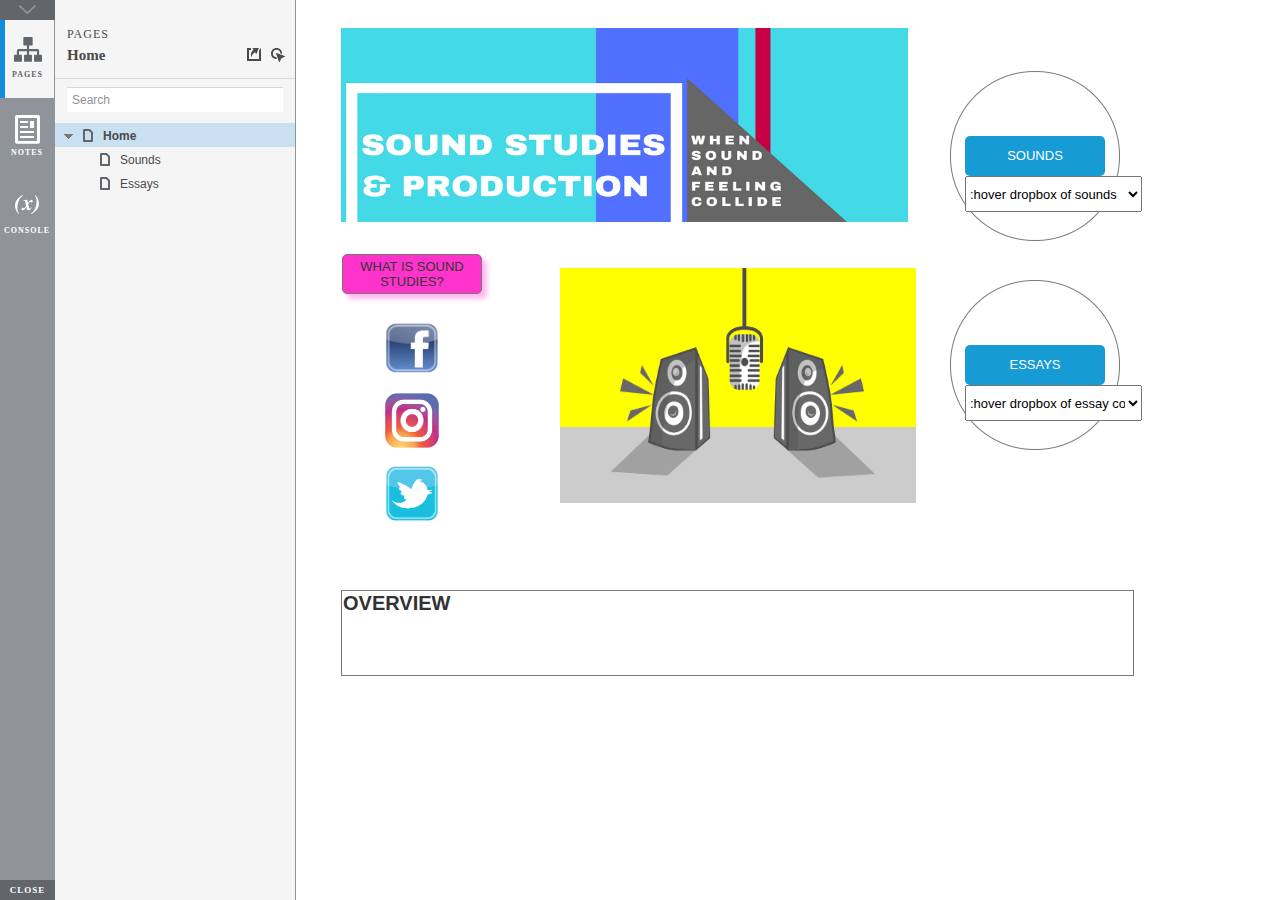
<file: resources/reload.html>
﻿<html>
	<head>
		<title></title>
	</head>
	<body>
	
	<script language="javascript">
	function getUrl() {
      var query = window.location.hash.substring(1);
      var vars = query.split("&&&");
      for (var i=0;i<vars.length;i++) {
        var url = vars[i];
        return decodeURI(url).replace("html%23","html#");
      } 
    }

    var rel = '../';
    var url = getUrl();
    if (url.indexOf(":") > 0 && url.indexOf(":") < 10) rel = '';
	self.location.href = rel + url;
	</script>
	
	</body>
</html>
</file>
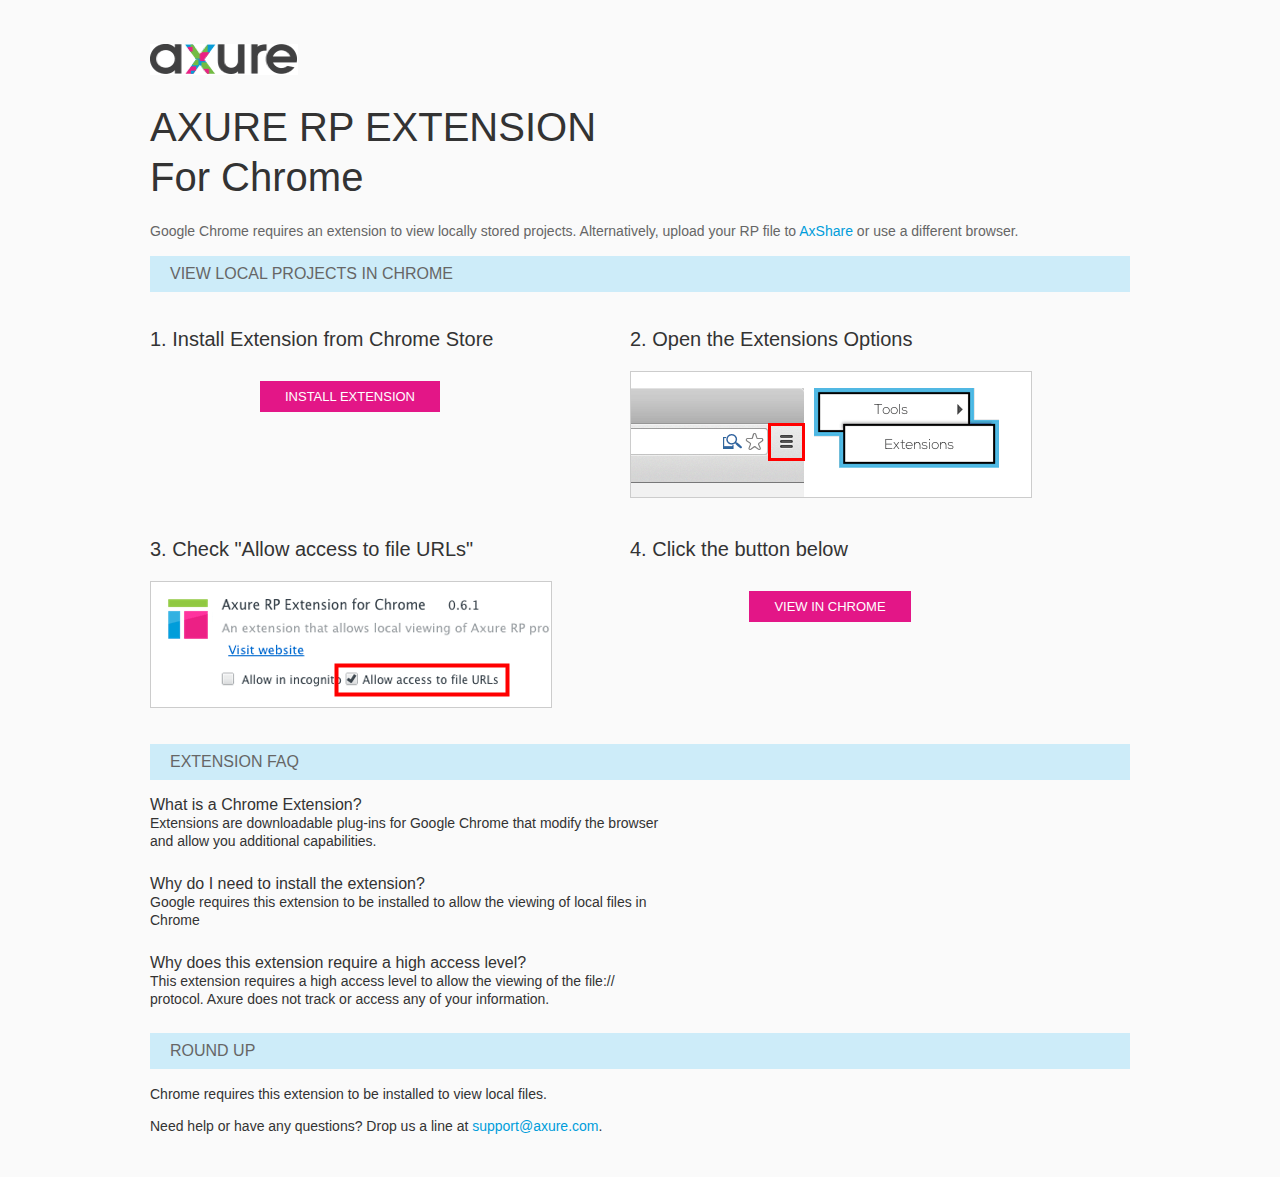
<file: resources/chrome/chrome.html>
<html>
<head>
    <title>Install the Axure RP Chrome Extension</title>
    <style type="text/css">
        *
        {
            font-family: Helvetica, Arial, sans-serif;
        }
        body
        {
            text-align: center;
            background-color: #fafafa;
        }
        p
        {
            font-size: 14px;
            line-height: 18px;
            color: #333333;
        }
        div.container
        {
            width: 980px;
            margin-left: auto;
            margin-right: auto;
            text-align: left;
        }
        a
        {
            text-decoration: none;
            color: #009dda;
        }
        .button
        {
            background: #E31687;
            font: normal 16px Arial, sans-serif;
            color: #FFFFFF;
            padding: 8px 25px 8px 25px;
            border: 0;
            display: inline-block;
            margin-top: 10px;
            text-transform: uppercase;
            font-size: 13px;
        }
        a:hover.button
        {
            opacity: .8;
        }
        div.left
        {
            width: 400px;
            float: left;
            margin-right: 80px;
        }
        div.right
        {
            width: 400px;
            float: left;
        }
        div.buttonContainer
        {
            text-align: center;
        }
        h1
        {
            font-size: 40px;
            color: #333333;
            line-height: 50px;
            margin-bottom: 20px;
            font-weight: normal;
        }
        h2
        {
            font-size: 38px;
            font-weight: normal;
            color: #08639C;
            text-align: center;
        }
        h3
        {
            font-size: 20px;
            color: #333333;
            font-weight: normal;
        }
        .heading
        {
            background-color: #cdecf9;
            height: 36px;
            line-height: 36px;
            padding-left: 20px;
            font-size: 16px;
            color: #666666;
        }
        span.faq
        {
            font-size: 16px;
            font-weight: normal;
            color: #333333;
            display: block;
        }
    </style>
</head>
<body>
    <div class="container">
        <br />
        <br />
        <img src="axure_logo.gif" alt="axure" />
        <br />
        <h1>
            AXURE RP EXTENSION<br />
            For Chrome</h1>
        <p style="font-size: 14px; color: #666666; margin-top: 10px;">
            Google Chrome requires an extension to view locally stored projects. Alternatively,
            upload your RP file to <a href="https://share.axure.com">AxShare</a> or use a different
            browser.</p>
        <h3 class="heading">
            VIEW LOCAL PROJECTS IN CHROME</h3>
        <div class="left">
            <h3>
                1. Install Extension from Chrome Store</h3>
            <div class="buttonContainer">
                <a class="button" href="https://chrome.google.com/webstore/detail/dogkpdfcklifaemcdfbildhcofnopogp"
                    target="_blank">Install Extension</a>
            </div>
        </div>
        <div class="right">
            <h3>
                2. Open the Extensions Options</h3>
            <img src="extensions_menu.gif" alt="extensions" />
        </div>
        <div style="clear: both; height: 20px;">
            &nbsp;</div>
        <div class="left">
            <h3>
                3. Check "Allow access to file URLs"</h3>
            <img src="allow_access.gif" alt="allow access" />
        </div>
        <div class="right">
            <h3>
                4. Click the button below</h3>
            <div class="buttonContainer">
                <a class="button" href="../../start.html">View in Chrome</a>
            </div>
        </div>
        <div style="clear: both; height: 20px;">
        </div>
        <h3 class="heading">
            EXTENSION FAQ</h3>
        <p>
            <span class="faq">What is a Chrome Extension?</span> Extensions are downloadable
            plug-ins for Google Chrome that modify the browser<br />
            and allow you additional capabilities.
        </p>
        <p style="margin-top: 25px;">
            <span class="faq">Why do I need to install the extension?</span> Google requires
            this extension to be installed to allow the viewing of local files in<br />
            Chrome
        </p>
        <p style="margin-top: 25px; margin-bottom: 25px;">
            <span class="faq">Why does this extension require a high access level?</span> This
            extension requires a high access level to allow the viewing of the file://<br />
            protocol. Axure does not track or access any of your information.
        </p>
        <h3 class="heading">
            ROUND UP</h3>
        <p>
            Chrome requires this extension to be installed to view local files.</p>
        <p>
            Need help or have any questions? Drop us a line at <a href="mailto:support@axure.com">
                support@axure.com</a>.
        </p>
        <div style="clear: both; height: 20px;">
        </div>
    </div>
</body>
</html>
</file>
<file: resources/css/default.css>
﻿body {
  font-family : Arial, Helvetica, Sans-Serif;
  background-color: #8f949a;
  overflow:hidden;
}
a {
  cursor: pointer;
}

input[type="radio"], input[type="checkbox"] {
    margin: 0px 9px 0px 0px;
    vertical-align: bottom;
}

input {
    -webkit-box-sizing: border-box;
    -moz-box-sizing: border-box;
    box-sizing: border-box;
}

#maximizePanelContainer {
  font-size: 4px;
  position:absolute;
  left: 0px;
  top: 0px;
  width: 55px;
  height: 20px;
  overflow: visible;
  z-index: 1000;
}
#maximizePanelOver {
    position: absolute;
    left: 0px;
    top: 0px;
    width: 55px;
    height: 20px;
}
.maximizePanel {
    position: absolute;
    left: 0px;
    top: 0px;
    width: 55px;
    height: 20px;
    background: #a2a2a2 url('../images/expand.png') no-repeat center center;
    background: url('../images/expand.svg') no-repeat center center, linear-gradient(rgba(200,200,200,.5),rgba(200,200,200,.5));
    cursor: pointer;
}

#interfaceControlFrameMinimizeContainer {
  position:absolute;
    top: 0px;
    left: 0px;
  font-size: 2px; /*for IE*/
  text-align: right;
  z-index: 100;
    height: 20px;
    width: 55px;
    background-color: #62666b;
}
#interfaceControlFrameMinimizeContainer a {
    display: inline-block;
    width: 55px;
    height: 20px;
    font-size: 2px;
    background: url('../images/close.png') no-repeat center center;
    background: url('../images/close.svg') no-repeat center center, linear-gradient(transparent,transparent);
    text-decoration: none;
}

.hashover #interfaceControlFrameMinimizeContainer a:hover {
    background: url('../images/close_hover.png') no-repeat center center;
    background: url('../images/close_hover.svg') no-repeat center center, linear-gradient(transparent,transparent);
}

#interfaceControlFrame {
    margin: 0px 0px 0px 55px;
}

#interfaceControlFrameCloseContainer {
    /*display: none;*/
    position:absolute;
    bottom: 0px;
    left: 0px;
    font-size: 9px;
    font-family: 'Trebuchet MS';
    font-weight: bold;
    letter-spacing: 1px;
    z-index: 100;
    width: 55px;
    background-color: #62666b;
    text-align: center;  
}
#interfaceControlFrameCloseContainer a {
    display: inline-block;
    width: 55px;
    color: #ffffff;
    padding: 5px 0px;
}

#interfaceControlFrameHeader li a {
    display: block;
    width: 54px;
    height: 78px;
    text-align: center;
    padding-top: 50px;
    outline: none;
    margin-right: 1px;
    text-decoration: none;
    color: #ffffff;
    white-space: nowrap;
    background-color: transparent;
    background-repeat: no-repeat;
    background-position: 50% 17px;
    box-sizing: border-box;
    -moz-box-sizing: border-box;
    -webkit-box-sizing: border-box;
    border-left: 4px solid transparent;
    border-right: 4px solid transparent;
}

.hashover #interfaceControlFrameHeader li a:hover {
    background-color: transparent;
    background-repeat: no-repeat;
    background-position: 50% 17px;
    color: #c2c2c2;
}

#interfaceControlFrameHeader li a.selected, #interfaceControlFrameHeader li a.selected:hover {
    background-color: #f5f5f5;
    background-repeat: no-repeat;
    background-position: 50% 17px;
    color: #62666b;
    border-left: 5px solid #138CDD;
}

#interfaceControlFrameHeaderContainer {
    float: left;
    overflow: visible;
    width: 55px;
    margin-left: -55px;
    margin-top: 20px;
}

#interfaceControlFrameHeader {
    position: relative;
    list-style: none;
    font-size: 8px;
    z-index: 50;
    font-family: 'Trebuchet MS';
    font-weight: bold;
    letter-spacing: 1px;
}

#interfaceControlFrameContainer {
    float: right;
    background-color: #f5f5f5;
    overflow: hidden;
    width: 100%;
}

#interfaceControlFrameLogoContainer {
  background-color: White;
  padding: 20px 10px 10px 10px;
  overflow: hidden;
}

#interfaceControlFrameLogoImageContainer {
  text-align: center;
}

#interfaceControlFrameLogoCaptionContainer {
  text-align: center;
  margin: 5px 10px 0px 10px;
  font-size: 12px;
  color: #4a4a4a;
}

#logoImage {
    width: 100%;
}

.emptyStateContainer {
    text-align: center;
    padding: 0px 10px;
    margin-top: 32px
}

.emptyStateTitle {
    margin: 0px 0px 9px 0px;
    font-weight: bold;
}

.emptyStateContent {
    line-height: 16px;
}

.dottedDivider {
    height: 2px;
    margin: 15px 0px 15px 0px;
    background: url('../images/divider.png') no-repeat center center;
    background: url('../images/divider.svg') no-repeat center center, linear-gradient(transparent,transparent);
}

.nondottedDivider {
    height: 2px;
    margin: 9px 0px 9px 0px;
}
</file>
<file: plugins/sitemap/styles/sitemap.css>
﻿
#sitemapHost {
    font-size: 12px;
    color:#4a4a4a;
    height: 100%;
}

#sitemapHostBtn a {
    background: url('images/sitemap_on.png');
    background: url('images/sitemap_on.svg'),linear-gradient(transparent, transparent);
}

.hashover #sitemapHostBtn a:hover {
    background: url('images/sitemap_hover.png');
    background: url('images/sitemap_hover.svg'),linear-gradient(transparent, transparent);
}

#sitemapHostBtn a.selected, #sitemapHostBtn a.selected:hover {
    background: url('images/sitemap_off.png');
    background: url('images/sitemap_off.svg'),linear-gradient(transparent, transparent);
}

#sitemapHost .pageButtonHeader {
    top: -27px;
}

#sitemapTreeContainer {
    overflow: auto;
    width: 100%;
    height: 100%;
    -webkit-overflow-scrolling: touch;
}

.sitemapTree {
    margin: 0px 0px 10px 0px;
    overflow:visible;
}

.sitemapTree ul {
    list-style-type: none;
    margin: 0px 0px 0px 0px;
    padding-left: 0px;
}

.sitemapPlusMinusLink 
{
}

.sitemapMinus 
{
	vertical-align:middle;
    background: url('images/minus.gif');
    background-repeat: no-repeat;
	margin-right: 3px;	
	margin-bottom: 1px;
    height:9px;
    width:9px;
    display:inline-block;
}

.sitemapPlus 
{
	vertical-align:middle;
    background: url('images/plus.gif');
    background-repeat: no-repeat;
	margin-right: 3px;	
	margin-bottom: 1px;
	height:9px;
    width:9px;
    display:inline-block;
}

.sitemapPageLink 
{
    margin-left: 0px;
}

.sitemapPageIcon 
{
	margin: 0px 0px -3px 4px;
    width: 16px;
    height: 16px;
    display: inline-block;
    background: url('images/page.png') no-repeat center center;
    background: url('images/page.svg') no-repeat center center, linear-gradient(transparent,transparent);
}

.sitemapFlowIcon
{
    background: url('images/flow.png') no-repeat center center;
    background: url('images/flow.svg') no-repeat center center, linear-gradient(transparent,transparent);
}

.sitemapFolderIcon
{
    background: url('images/folder_closed.png') no-repeat center center;
    background: url('images/folder_closed.svg') no-repeat center center, linear-gradient(transparent,transparent);
}

.sitemapFolderOpenIcon
{
    background: url('images/folder_open.png') no-repeat center center;
    background: url('images/folder_open.svg') no-repeat center center, linear-gradient(transparent,transparent);
}

.sitemapPageName 
{
    margin-left: 7px;
}

.sitemapNode 
{
    /*margin:4px 0px 4px 0px;*/
    white-space:nowrap;
}

.sitemapPageLinkContainer {
    /*display: inline-block;*/
    margin-left: 0px;
    padding: 4px 0px 4px 0px;
}
/*
.sitemapNode div
{
	padding-top: 1px; 
	padding-bottom: 3px;
    padding-left: 20px;
	height: 14px;
}
*/

.sitemapExpandableNode 
{
	margin-left: 0px;
}

.sitemapHighlight 
{
    /*display: inline-block;*/
	background-color : #C8E0F0;
    font-weight: bold;
}

.sitemapGreyedName
{
	color: #AAA;
}


.pluginNameHeader
{
    font-family: 'Trebuchet MS';
	font-size: 12px;
    letter-spacing: 1px;
	/*font-weight: bold;*/
	white-space: nowrap;
    margin-bottom: 5px;
}

.pageNameHeader
{
    font-family: 'Trebuchet MS';
    /*display: inline-block;*/
    /*float: left;*/
	font-size: 15px;
	font-weight: bold;
	/*height: 23px;*/
    padding-right: 77px;
	white-space: nowrap;
    overflow: hidden;
    text-overflow: ellipsis;
}

.pageButtonHeader
{
    float: right;
    position: relative;
    /*width: 72px;*/
	height: 24px;
    top: -22px;
    margin-bottom: -24px;
}

.sitemapHeader
{
    padding-top: 27px;
    border-bottom: 1px solid #d9d9d9;
    min-width: 110px;
}

.sitemapToolbar {
    margin: 0px 5px 14px 12px;
}

.sitemapToolbarButton
{
    float: left;
    width: 22px;
    height: 22px;
    border: 1px solid transparent;
}

#linksButton {
    background: url('images/share.png') no-repeat center center;
    background: url('images/share.svg') no-repeat center center, linear-gradient(transparent,transparent);
}

#linksButton:hover {
    background: url('images/share_hover.png') no-repeat center center;
    background: url('images/share_hover.svg') no-repeat center center, linear-gradient(transparent,transparent);
}

#linksButton.sitemapToolbarButtonSelected, .hashover #linksButton.sitemapToolbarButtonSelected:hover {
    background: url('images/share_on.png') no-repeat center center;
    background: url('images/share_on.svg') no-repeat center center, linear-gradient(transparent,transparent);
}

#adaptiveButton {
    background: url('images/views.png') no-repeat center center;
    background: url('images/views.svg') no-repeat center center, linear-gradient(transparent,transparent);
}

#adaptiveButton:hover {
    background: url('images/views_hover.png') no-repeat center center;
    background: url('images/views_hover.svg') no-repeat center center, linear-gradient(transparent,transparent);
}

#adaptiveButton.sitemapToolbarButtonSelected, #adaptiveButton.sitemapToolbarButtonSelected:hover {
    background: url('images/views_on.png') no-repeat center center;
    background: url('images/views_on.svg') no-repeat center center, linear-gradient(transparent,transparent);
}

#highlightInteractiveButton {
    background: url('images/hotspots.png') no-repeat center center;
    background: url('images/hotspots.svg') no-repeat center center, linear-gradient(transparent,transparent);
    margin-top: 1px;
}

#highlightInteractiveButton:hover {
    background: url('images/hotspots_hover.png') no-repeat center center;
    background: url('images/hotspots_hover.svg') no-repeat center center, linear-gradient(transparent,transparent);
}

#highlightInteractiveButton.sitemapToolbarButtonSelected, #highlightInteractiveButton.sitemapToolbarButtonSelected:hover {
    background: url('images/hotspots_on.png') no-repeat center center;
    background: url('images/hotspots_on.svg') no-repeat center center, linear-gradient(transparent,transparent);
}

/*#variablesButton {
    background: url('images/229_variables_16.png') no-repeat center center;
}*/

#searchButton {
    background: url('images/232_search_16.png') no-repeat center center;
}

.sitemapLinkContainer
{
	margin-top: 8px;
	padding-right: 5px;
	/*font-size: 12px;*/
}

.sitemapLinkField 
{
	width: 100%;
	font-size: 12px;
	margin-top: 3px;
    padding: 5px;
}

.sitemapRadioSelected {
    font-weight: bold;
}

.sitemapOptionContainer
{
	margin-top: 8px;
	padding-right: 5px;
	/*font-size: 12px;*/
}

#sitemapOptionsDiv
{
	margin-top: 10px;
	/*margin-left: 16px;*/
}

#viewSelectDiv
{
    padding: 2px 0px 0px 0px;
	/*margin-left: 5px;*/
}

#viewSelect
{
	width: 70%;
}

.sitemapUrlOption
{
	padding-bottom: 8px;
}

.optionLabel
{
	font-size: 12px;
}

.sitemapPopupContainer
{
    display: none;
    position: absolute;
	background-color: #F4F4F4;
	border: 1px solid #B9B9B9;
	padding: 5px 5px 5px 5px;
	margin: 5px 0px 0px 5px;
    z-index: 1;
}

#sitemapLinksContainer {
    border-top: 1px solid #d9d9d9;
    padding: 10px;
    margin-left: 0px;
    /*line-height: 18px;*/
}

#adaptiveViewsContainer {
    border-top: 1px solid #d9d9d9;
    padding: 10px;
    margin-left: 0px;
    line-height: 18px;
}

.adaptiveViewOption
{
	padding: 2px;
}

.adaptiveViewOption:hover
{ 
	background-color: rgb(204,235,248);
	cursor: pointer;
}

.currentAdaptiveView {
    font-weight: bold;
}

.adaptiveCheckboxDiv {
	height: 15px;
	width: 15px;
	float: left;
}

.checkedAdaptive {
	background: url('images/adaptivecheck.png') no-repeat center center;
}

/*#variablesContainer 
{
	max-height: 350px;
	overflow: auto;
}*/

/*#variablesClearLink 
{
	color: #069;
	left: 5px;
}*/

#searchDiv {
    padding: 8px 12px 11px 12px;
}

#searchBox {
    width: 100%;
    border: none;
    border-top: 1px solid #d9d9d9;
    /*border-bottom: 1px solid #d9d9d9;*/
    padding: 5px;
    font-size: 12px;
}

.searchBoxHint 
{
	color: #8f949a;
	/*font-style: italic;*/
}

#sitemapLinksPageName
{
	font-weight: bold;
}

#sitemapOptionsHeader
{
	font-weight: bold;
}
</file>
<file: plugins/page_notes/styles/page_notes.css>
﻿#pageNotesHost {
    font-size: 12px;
    color:#4a4a4a;
    height: 100%;
}

#pageNotesHostBtn a {
    background: url('images/notes_on.png');
    background: url('images/notes_on.svg'),linear-gradient(transparent, transparent);
}

.hashover #pageNotesHostBtn a:hover {
    background: url('images/notes_hover.png');
    background: url('images/notes_hover.svg'),linear-gradient(transparent, transparent);
}

#pageNotesHostBtn a.selected, #pageNotesHostBtn a.selected:hover {
    background: url('images/notes_off.png');
    background: url('images/notes_off.svg'),linear-gradient(transparent, transparent);
}

#footnotesButton {
    background: url('images/footnotes.png') no-repeat center center;
    background: url('images/footnotes.svg') no-repeat center center,linear-gradient(transparent, transparent);
}

#footnotesButton:hover {
    background: url('images/footnotes_hover.png') no-repeat center center;
    background: url('images/footnotes_hover.svg') no-repeat center center,linear-gradient(transparent, transparent);
}

#footnotesButton.sitemapToolbarButtonSelected, #footnotesButton.sitemapToolbarButtonSelected:hover {
    background: url('images/footnotes_on.png') no-repeat center center;
    background: url('images/footnotes_on.svg') no-repeat center center,linear-gradient(transparent, transparent);
}

.nextPageButton {
    background: url('images/forward.png') no-repeat center center;
    background: url('images/forward.svg') no-repeat center center,linear-gradient(transparent, transparent);    
}

.nextPageButton:hover {
    background: url('images/forward_hover.png') no-repeat center center;
    background: url('images/forward_hover.svg') no-repeat center center,linear-gradient(transparent, transparent);    
}

.prevPageButton {
    background: url('images/back.png') no-repeat center center;
    background: url('images/back.svg') no-repeat center center,linear-gradient(transparent, transparent);    
}

.prevPageButton:hover {
    background: url('images/back_hover.png') no-repeat center center;
    background: url('images/back_hover.svg') no-repeat center center,linear-gradient(transparent, transparent);    
}

#pageNotesScrollContainer 
{
    overflow: auto;
    width: 100%;
    /*height: 100%;*/
    -webkit-overflow-scrolling: touch;
}    

#pageNotesContainer 
{
    /*padding: 10px 10px 10px 12px;*/
}

#pageNotesContent 
{
	overflow: visible;
}

.pageNoteContainer 
{
    padding: 10px;
}

.pageNoteName 
{
    font-family: 'Trebuchet MS';
	font-size: 14px;
    font-weight: bold;
	margin-bottom: 5px;
	/*text-decoration: underline;*/
	white-space: nowrap;
}

.pageNote 
{
    line-height: 21px;
	/*margin-bottom: 20px;*/
}

.widgetNoteContainer {
    padding: 10px;
    border-bottom: 1px solid transparent;
    border-top: 1px solid transparent;
    cursor: pointer;
}

.widgetNoteContainerSelected {
    background-color: white;
    border-bottom: 1px solid #c2c2c2;
    border-top: 1px solid #c2c2c2;
}

/*.widgetNoteContainer:hover {
    background-color: white;
    //border-bottom: 1px solid #c2c2c2;
    //border-top: 1px solid #c2c2c2;
}*/

.widgetNoteFootnote {
    display: inline-block;
    /*vertical-align: top;
    margin: 2px 5px 10px 0px;
    padding: 1px 6px;
    font-size: 10px;
    color: #ffffff;
    background-color: #0a6cd6;*/
    width: 13px;
    height: 12px;
    padding-top: 1px;
    text-align: center;
    background-color: #138CDD;
    /*-moz-box-shadow: 1px 1px 3px #aaa;
    -webkit-box-shadow: 1px 1px 3px #aaa;
    box-shadow: 1px 1px 3px #aaa;*/
    font-size: 0px;
    margin-right: 8px;
}

div.annnoteline {
    display: inline-block;
    width: 9px;
    height: 1px;
    border-bottom: 1px solid white;
    margin-top: 1px;
}

.widgetNoteLabel {
    display: inline-block;
    vertical-align: top;
    font-family: 'Trebuchet MS';
	font-size: 14px;
    font-weight: bold;
	margin-bottom: 5px;    
}

.noteLink {
    text-decoration: inherit;
    color: inherit;
}

.noteLink:hover {
    background-color: white;
}
</file>
<file: plugins/debug/styles/debug.css>
﻿#debugHost {
    font-size: 12px;
    color:#4a4a4a;
    height: 100%;
}

#debugHostBtn a {
    background: url('images/variables_on.png');
    background: url('images/variables_on.svg'),linear-gradient(transparent, transparent);
}

.hashover #debugHostBtn a:hover {
    background: url('images/variables_hover.png');
    background: url('images/variables_hover.svg'),linear-gradient(transparent, transparent);
}

#debugHostBtn a.selected, #debugHostBtn a.selected:hover {
    background: url('images/variables_off.png');
    background: url('images/variables_off.svg'),linear-gradient(transparent, transparent);
}

#debugHeader .pageNameHeader {
    padding-right: 0px;
}

#variablesClearLink {
    display: inline-block;
    margin-bottom: 15px;
}

#variablesClearLink:hover {
    color: #0a6cd6;
}

#traceClearLink {
    display: inline-block;
    margin-bottom: 15px;
}

#traceClearLink:hover {
    color: #0a6cd6;
}

#debugScrollContainer 
{
    overflow: auto;
    width: 100%;
    height: 100%;
    -webkit-overflow-scrolling: touch;
}

#debugContainer {
        padding: 10px 10px 10px 10px;
}

.variableName
{
	font-weight: bold;
}

.variableDiv
{
    margin-bottom: 20px;
    line-height: 16px;

}

#variablesContainer {
    padding-bottom: 5px;
    /*overflow: auto;*/
}

#traceContainer {
    padding-top: 15px;
    /*padding: 0px 10px 10px 10px;*/
}

.debugToolbarButton 
{
	font-size: 1em;
	color: #069;
}

.axEventBlock {
    display: inline-block;
    width: 100%;
    margin: 5px 0px 5px 0px;
    line-height: 21px;
}

/*a.axEventBlock:hover {
    background-color: #069;
    color: white;
}*/

.axTime {
    margin: 0px 0px 0px 0px;
    font-size: 11px;
    color: #b1b3b5;
}

.axLabel {
    margin: 0px 0px 5px 0px;
    font-family: 'Trebuchet MS';
    font-size: 14px;
    font-weight: bold;
}

.lastAxEvent {
    margin-bottom: 10px;
    border-bottom: 1px solid #c2c2c2;
    padding-bottom: 10px;
}

.axEvent {
    margin: 0px 0px 5px 0px;
    font-weight: bold;
}

.axCase {
    margin: 0px 0px 5px 8px;
    font-style: italic;
}

.axAction {
    margin: 0px 0px 5px 13px;
}

#traceEmptyState.emptyStateContainer {
    margin-top: 0px;
}

.debugLinksContainer {
    text-align: right;
}
</file>
<file: plugins/recordplay/styles/recordplay.css>
﻿#recordPlayHost {
    font-size: 12px;
    color:#333;
    height: 100%;
}


#recordPlayContainer 
{
    overflow: auto;
    width: 100%;
    height: 100%;
    padding: 10px 10px 10px 10px;
}

#recordPlayToolbar 
{
	margin: 5px 5px 5px 5px;
    height: 22px;
}

#recordPlayToolbar .recordPlayButton
{
    float: left;
    width: 22px;
    height: 22px;
    border: 1px solid transparent;
}

#recordPlayToolbar .recordPlayButton:hover
{
    border: 1px solid rgb(0,157,217);
    background-color : rgb(166,221,242);
}

#recordPlayToolbar .recordPlayButton:active
{
    border: 1px solid rgb(0,157,217);
    background-color : rgb(204,235,248);
}

#recordPlayToolbar .recordPlayButtonSelected {
    border: 1px solid rgb(0,157,217);
    background-color : rgb(204,235,248);    
}

#recordButton {
    background: url('../../sitemap/styles/images/233_hyperlink_16.png') no-repeat center center;
}

#playButton {
    background: url('../../sitemap/styles/images/225_responsive_16.png') no-repeat center center;
}

#stopButton {
    background: url('../../sitemap/styles/images/228_togglenotes_16.png') no-repeat center center;
}

#deleteButton {
    background: url('../../sitemap/styles/images/231_event_16.png') no-repeat center center;
}

#recordNameHeader
{
    /* yeah??*/
	font-size: 13px;
	font-weight: bold;
	height: 23px;
	white-space: nowrap;
}

#recordPlayContent 
{
    /* yeah??*/
	overflow: visible;
}

.recordPlayName 
{
	font-size: 12px;
	margin-bottom: 5px;
	text-decoration: underline;
	white-space: nowrap;
}

.recordPlay 
{
	margin-bottom: 10px;
}
</file>
<file: resources/css/axure_rp_page.css>
﻿/* so the window resize fires within a frame in IE7 */
html, body {
    height: 100%;
}

a {
    color: inherit;
}

p {
    margin: 0px;
    text-rendering: optimizeLegibility;
    font-feature-settings: "kern" 1;
    -webkit-font-feature-settings: "kern";
    -moz-font-feature-settings: "kern";
    -moz-font-feature-settings: "kern=1";
    font-kerning: normal;
}

iframe {
    background: #FFFFFF;
}

/* to match IE with C, FF */
input {
    padding: 1px 0px 1px 0px;
    box-sizing: border-box;
    -moz-box-sizing: border-box;
}

textarea {
    margin: 0px;
    box-sizing: border-box;
    -moz-box-sizing: border-box;
}

div.intcases {
    font-family: arial; 
    font-size: 12px;
    text-align:left; 
    border:1px solid #AAA; 
    background:#FFF none repeat scroll 0% 0%; 
    z-index:9999; 
    visibility:hidden; 
    position:absolute;
    padding: 0px;
    border-radius: 3px;
    white-space: nowrap;
}

div.intcaselink {
    cursor: pointer;
    padding: 3px 8px 3px 8px;
    margin: 5px;
    background:#EEE none repeat scroll 0% 0%; 
    border:1px solid #AAA;
    border-radius: 3px;
}

div.refpageimage {
    position: absolute;
    left: 0px;
    top: 0px;
    font-size: 0px;
    width: 16px;
    height: 16px;
    cursor: pointer;
    background-image: url(images/newwindow.gif);
    background-repeat: no-repeat;
}

div.annnoteimage {
    position: absolute;
    left: 0px;
    top: 0px;
    font-size: 0px;
    /*width: 16px;
    height: 12px;*/
    cursor: help;
    /*background-image: url(images/note.gif);*/
    /*background-repeat: no-repeat;*/
    width: 13px;
    height: 12px;
    padding-top: 1px;
    text-align: center;
    background-color: #138CDD;
    -moz-box-shadow: 1px 1px 3px #aaa;
    -webkit-box-shadow: 1px 1px 3px #aaa;
    box-shadow: 1px 1px 3px #aaa;
}

div.annnoteline {
    display: inline-block;
    width: 9px;
    height: 1px;
    border-bottom: 1px solid white;
    margin-top: 1px;
}

div.annnotelabel {
    position: absolute;
    left: 0px;
    top: 0px;
    font-family: Helvetica,Arial;
    font-size: 10px;
    /*border: 1px solid rgb(166,221,242);*/
    cursor: help;
    /*background:rgb(0,157,217) none repeat scroll 0% 0%;*/ 
    padding: 1px 3px 1px 3px;
    white-space: nowrap;
    color: white;
    
    background-color: #138CDD;
    -moz-box-shadow: 1px 1px 3px #aaa;
    -webkit-box-shadow: 1px 1px 3px #aaa;
    box-shadow: 1px 1px 3px #aaa;
}

.annotation {
    font-size: 12px;
    padding-left: 2px;
    margin-bottom: 5px;
}

.annotationName {
    /*font-size: 13px;
    font-weight: bold;
    margin-bottom: 3px;
    white-space: nowrap;*/

    font-family: 'Trebuchet MS';
    font-size: 14px;
    font-weight: bold;
    margin-bottom: 5px;
    white-space: nowrap;
}

.annotationValue {
    font-family: Arial, Helvetica, Sans-Serif;
    font-size: 12px;
    color: #4a4a4a;
    line-height: 21px;
    margin-bottom: 20px;
}

.noteLink {
    text-decoration: inherit;
    color: inherit;
}

.noteLink:hover {
    background-color: white;
}

/* this is a fix for the issue where dialogs jump around and takes the text-align from the body */
.dialogFix {
    position:absolute;
    text-align:left;
    border: 1px solid #8f949a;
}


@keyframes pulsate {
  from {
    box-shadow: 0 0 10px #15d6ba;
  }
  to {
    box-shadow: 0 0 20px #15d6ba;
  }
}

@-webkit-keyframes pulsate {
  from {
    -webkit-box-shadow: 0 0 10px #15d6ba;
    box-shadow: 0 0 10px #15d6ba;
  }
  to {
    -webkit-box-shadow: 0 0 20px #15d6ba;
    box-shadow: 0 0 20px #15d6ba;
  }
}
 
@-moz-keyframes pulsate {
  from {
    -moz-box-shadow: 0 0 10px #15d6ba;
    box-shadow: 0 0 10px #15d6ba;
  }
  to {
    -moz-box-shadow: 0 0 20px #15d6ba;
    box-shadow: 0 0 20px #15d6ba;
  }
}

.legacyPulsateBorder {
    /*border: 5px solid #15d6ba;
    margin: -5px;*/
    -moz-box-shadow: 0 0 10px 3px #15d6ba;
    box-shadow: 0 0 10px 3px #15d6ba;
}

.pulsateBorder {
  animation-name: pulsate;
  animation-timing-function: ease-in-out;
  animation-duration: 0.9s;
  animation-iteration-count: infinite;
  animation-direction: alternate;
  
  -webkit-animation-name: pulsate;
  -webkit-animation-timing-function: ease-in-out;
  -webkit-animation-duration: 0.9s;
  -webkit-animation-iteration-count: infinite;
  -webkit-animation-direction: alternate;

  -moz-animation-name: pulsate;
  -moz-animation-timing-function: ease-in-out;
  -moz-animation-duration: 0.9s;
  -moz-animation-iteration-count: infinite;
  -moz-animation-direction: alternate;
}

.ax_default_hidden, .ax_default_unplaced{
    display: none;
    visibility: hidden;
}

.widgetNoteSelected {
    -moz-box-shadow: 0 0 10px 3px #138CDD;
    box-shadow: 0 0 10px 3px #138CDD;
    /*-moz-box-shadow: 0 0 20px #3915d6;
    box-shadow: 0 0 20px #3915d6;*/
    /*border: 3px solid #3915d6;*/
    /*margin: -3px;*/
}


.singleImg {
    display: none;
    visibility: hidden;
}
</file>
<file: data/styles.css>
﻿.ax_default {
  font-family:'ArialMT', 'Arial';
  font-weight:400;
  font-style:normal;
  font-size:13px;
  color:#333333;
  text-align:center;
  line-height:normal;
}
.box_1 {
}
.ellipse {
}
.image {
}
.placeholder {
}
.button {
}
.primary_button {
  color:#FFFFFF;
}
.heading_1 {
  font-family:'ArialMT', 'Arial';
  font-weight:bold;
  font-style:normal;
  font-size:32px;
  text-align:left;
}
.heading_2 {
  font-family:'ArialMT', 'Arial';
  font-weight:bold;
  font-style:normal;
  font-size:24px;
  text-align:left;
}
.heading_3 {
  font-family:'ArialMT', 'Arial';
  font-weight:bold;
  font-style:normal;
  font-size:18px;
  text-align:left;
}
.heading_4 {
  font-family:'ArialMT', 'Arial';
  font-weight:bold;
  font-style:normal;
  font-size:14px;
  text-align:left;
}
.heading_5 {
  font-family:'ArialMT', 'Arial';
  font-weight:bold;
  font-style:normal;
  text-align:left;
}
.heading_6 {
  font-family:'ArialMT', 'Arial';
  font-weight:bold;
  font-style:normal;
  font-size:10px;
  text-align:left;
}
.paragraph {
  text-align:left;
}
.droplist {
  color:#000000;
  text-align:left;
}
.menu_item {
}
</file>
<file: files/essays/styles.css>
﻿body {
  margin:0px;
  background-image:none;
  position:static;
  left:auto;
  width:820px;
  margin-left:0;
  margin-right:0;
  text-align:left;
}
#base {
  position:absolute;
  z-index:0;
}
#u28_img {
  border-width:0px;
  position:absolute;
  left:0px;
  top:0px;
  width:820px;
  height:444px;
}
#u28 {
  border-width:0px;
  position:absolute;
  left:0px;
  top:14px;
  width:820px;
  height:444px;
}
#u29 {
  border-width:0px;
  position:absolute;
  left:2px;
  top:214px;
  width:816px;
  visibility:hidden;
  word-wrap:break-word;
}
</file>
<file: files/home/styles.css>
﻿body {
  margin:0px;
  background-image:none;
  position:static;
  left:auto;
  width:846px;
  margin-left:0;
  margin-right:0;
  text-align:left;
}
#base {
  position:absolute;
  z-index:0;
}
#u0_img {
  border-width:0px;
  position:absolute;
  left:0px;
  top:0px;
  width:170px;
  height:170px;
}
#u0 {
  border-width:0px;
  position:absolute;
  left:654px;
  top:280px;
  width:170px;
  height:170px;
}
#u1 {
  border-width:0px;
  position:absolute;
  left:2px;
  top:77px;
  width:166px;
  visibility:hidden;
  word-wrap:break-word;
}
#u2_img {
  border-width:0px;
  position:absolute;
  left:0px;
  top:0px;
  width:170px;
  height:170px;
}
#u2 {
  border-width:0px;
  position:absolute;
  left:654px;
  top:71px;
  width:170px;
  height:170px;
}
#u3 {
  border-width:0px;
  position:absolute;
  left:2px;
  top:77px;
  width:166px;
  visibility:hidden;
  word-wrap:break-word;
}
#u4_div {
  border-width:0px;
  position:absolute;
  left:0px;
  top:0px;
  width:140px;
  height:40px;
  background:inherit;
  background-color:rgba(22, 155, 213, 1);
  border:none;
  border-radius:5px;
  -moz-box-shadow:none;
  -webkit-box-shadow:none;
  box-shadow:none;
}
#u4 {
  border-width:0px;
  position:absolute;
  left:669px;
  top:136px;
  width:140px;
  height:40px;
}
#u5 {
  border-width:0px;
  position:absolute;
  left:2px;
  top:12px;
  width:136px;
  word-wrap:break-word;
}
#u6_div {
  border-width:0px;
  position:absolute;
  left:0px;
  top:0px;
  width:140px;
  height:40px;
  background:inherit;
  background-color:rgba(22, 155, 213, 1);
  border:none;
  border-radius:5px;
  -moz-box-shadow:none;
  -webkit-box-shadow:none;
  box-shadow:none;
}
#u6 {
  border-width:0px;
  position:absolute;
  left:669px;
  top:345px;
  width:140px;
  height:40px;
}
#u7 {
  border-width:0px;
  position:absolute;
  left:2px;
  top:12px;
  width:136px;
  word-wrap:break-word;
}
#u8_img {
  border-width:0px;
  position:absolute;
  left:0px;
  top:0px;
  width:567px;
  height:194px;
}
#u8 {
  border-width:0px;
  position:absolute;
  left:45px;
  top:28px;
  width:567px;
  height:194px;
}
#u9 {
  border-width:0px;
  position:absolute;
  left:2px;
  top:89px;
  width:563px;
  visibility:hidden;
  word-wrap:break-word;
}
#u10 {
  border-width:0px;
  position:absolute;
  left:669px;
  top:176px;
  width:177px;
  height:36px;
}
#u10_input {
  position:absolute;
  left:0px;
  top:0px;
  width:177px;
  height:36px;
  font-family:'ArialMT', 'Arial';
  font-weight:400;
  font-style:normal;
  font-size:13px;
  text-decoration:none;
  color:#000000;
}
#u10_input:disabled {
  color:grayText;
}
#u11 {
  border-width:0px;
  position:absolute;
  left:669px;
  top:385px;
  width:177px;
  height:36px;
}
#u11_input {
  position:absolute;
  left:0px;
  top:0px;
  width:177px;
  height:36px;
  font-family:'ArialMT', 'Arial';
  font-weight:400;
  font-style:normal;
  font-size:13px;
  text-decoration:none;
  color:#000000;
}
#u11_input:disabled {
  color:grayText;
}
#u12_img {
  border-width:0px;
  position:absolute;
  left:0px;
  top:0px;
  width:64px;
  height:60px;
}
#u12 {
  border-width:0px;
  position:absolute;
  left:84px;
  top:318px;
  width:64px;
  height:60px;
}
#u13 {
  border-width:0px;
  position:absolute;
  left:2px;
  top:22px;
  width:60px;
  visibility:hidden;
  word-wrap:break-word;
}
#u14_img {
  border-width:0px;
  position:absolute;
  left:0px;
  top:0px;
  width:64px;
  height:65px;
}
#u14 {
  border-width:0px;
  position:absolute;
  left:84px;
  top:388px;
  width:64px;
  height:65px;
}
#u15 {
  border-width:0px;
  position:absolute;
  left:2px;
  top:24px;
  width:60px;
  visibility:hidden;
  word-wrap:break-word;
}
#u16_img {
  border-width:0px;
  position:absolute;
  left:0px;
  top:0px;
  width:58px;
  height:61px;
}
#u16 {
  border-width:0px;
  position:absolute;
  left:87px;
  top:463px;
  width:58px;
  height:61px;
}
#u17 {
  border-width:0px;
  position:absolute;
  left:2px;
  top:22px;
  width:54px;
  visibility:hidden;
  word-wrap:break-word;
}
#u18_div {
  border-width:0px;
  position:absolute;
  left:0px;
  top:0px;
  width:140px;
  height:40px;
  background:inherit;
  background-color:rgba(255, 51, 204, 1);
  box-sizing:border-box;
  border-width:1px;
  border-style:solid;
  border-color:rgba(121, 121, 121, 1);
  border-radius:5px;
  -moz-box-shadow:5px 5px 5px rgba(255, 51, 204, 0.349019607843137);
  -webkit-box-shadow:5px 5px 5px rgba(255, 51, 204, 0.349019607843137);
  box-shadow:5px 5px 5px rgba(255, 51, 204, 0.349019607843137);
}
#u18 {
  border-width:0px;
  position:absolute;
  left:46px;
  top:254px;
  width:140px;
  height:40px;
}
#u19 {
  border-width:0px;
  position:absolute;
  left:2px;
  top:4px;
  width:136px;
  word-wrap:break-word;
}
#u20_div {
  border-width:0px;
  position:absolute;
  left:0px;
  top:0px;
  width:793px;
  height:86px;
  background:inherit;
  background-color:rgba(255, 255, 255, 1);
  box-sizing:border-box;
  border-width:1px;
  border-style:solid;
  border-color:rgba(121, 121, 121, 1);
  border-radius:0px;
  -moz-box-shadow:none;
  -webkit-box-shadow:none;
  box-shadow:none;
  font-family:'Arial-BoldMT', 'Arial Bold', 'Arial';
  font-weight:700;
  font-style:normal;
  font-size:20px;
  text-align:left;
}
#u20 {
  border-width:0px;
  position:absolute;
  left:45px;
  top:590px;
  width:793px;
  height:86px;
  font-family:'Arial-BoldMT', 'Arial Bold', 'Arial';
  font-weight:700;
  font-style:normal;
  font-size:20px;
  text-align:left;
}
#u21 {
  border-width:0px;
  position:absolute;
  left:2px;
  top:2px;
  width:789px;
  word-wrap:break-word;
}
#u22_img {
  border-width:0px;
  position:absolute;
  left:0px;
  top:0px;
  width:356px;
  height:235px;
}
#u22 {
  border-width:0px;
  position:absolute;
  left:264px;
  top:268px;
  width:356px;
  height:235px;
}
#u23 {
  border-width:0px;
  position:absolute;
  left:2px;
  top:110px;
  width:352px;
  visibility:hidden;
  word-wrap:break-word;
}
</file>
<file: files/sounds/styles.css>
﻿body {
  margin:0px;
  background-image:none;
  position:static;
  left:auto;
  width:755px;
  margin-left:0;
  margin-right:0;
  text-align:left;
}
#base {
  position:absolute;
  z-index:0;
}
#u24_img {
  border-width:0px;
  position:absolute;
  left:0px;
  top:0px;
  width:598px;
  height:588px;
}
#u24 {
  border-width:0px;
  position:absolute;
  left:131px;
  top:-57px;
  width:598px;
  height:588px;
}
#u25 {
  border-width:0px;
  position:absolute;
  left:2px;
  top:286px;
  width:594px;
  visibility:hidden;
  word-wrap:break-word;
}
#u26_img {
  border-width:0px;
  position:absolute;
  left:0px;
  top:0px;
  width:520px;
  height:325px;
}
#u26 {
  border-width:0px;
  position:absolute;
  left:235px;
  top:615px;
  width:520px;
  height:325px;
}
#u27 {
  border-width:0px;
  position:absolute;
  left:2px;
  top:154px;
  width:516px;
  visibility:hidden;
  word-wrap:break-word;
}
</file>
